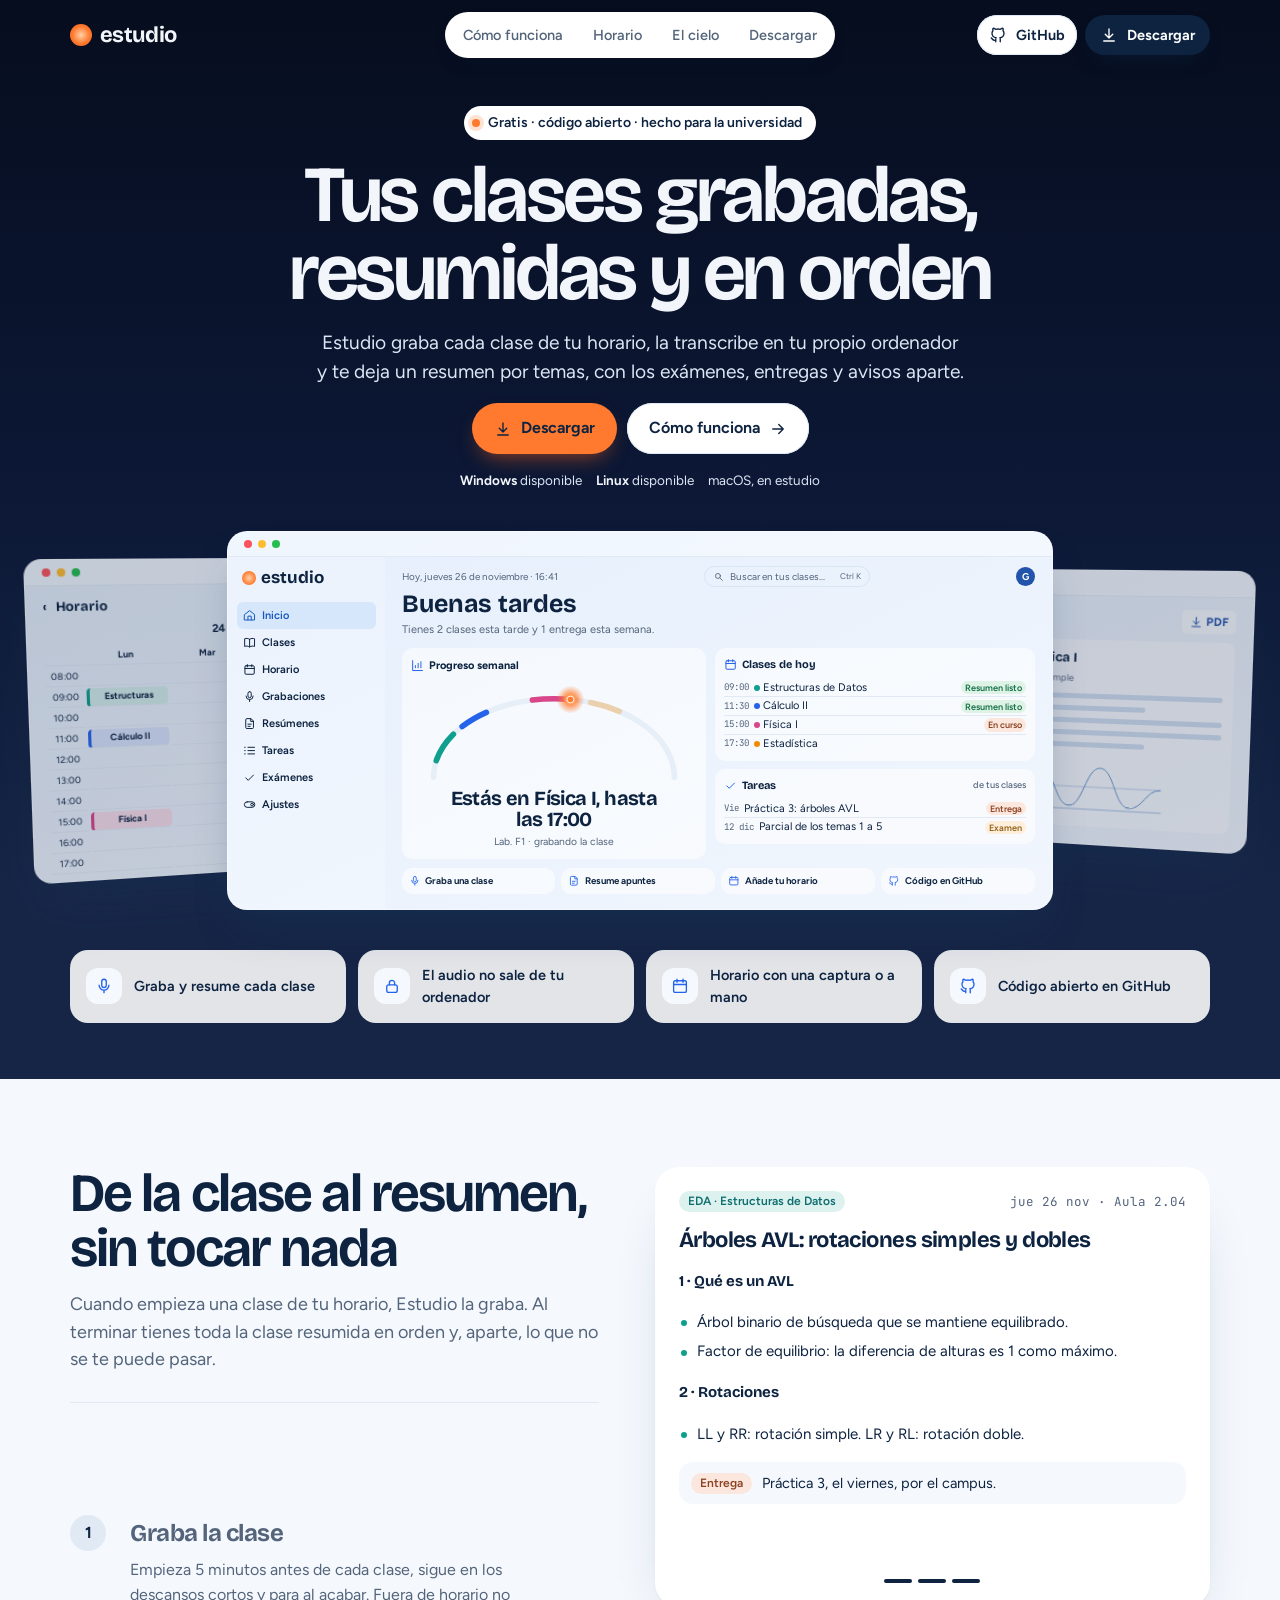
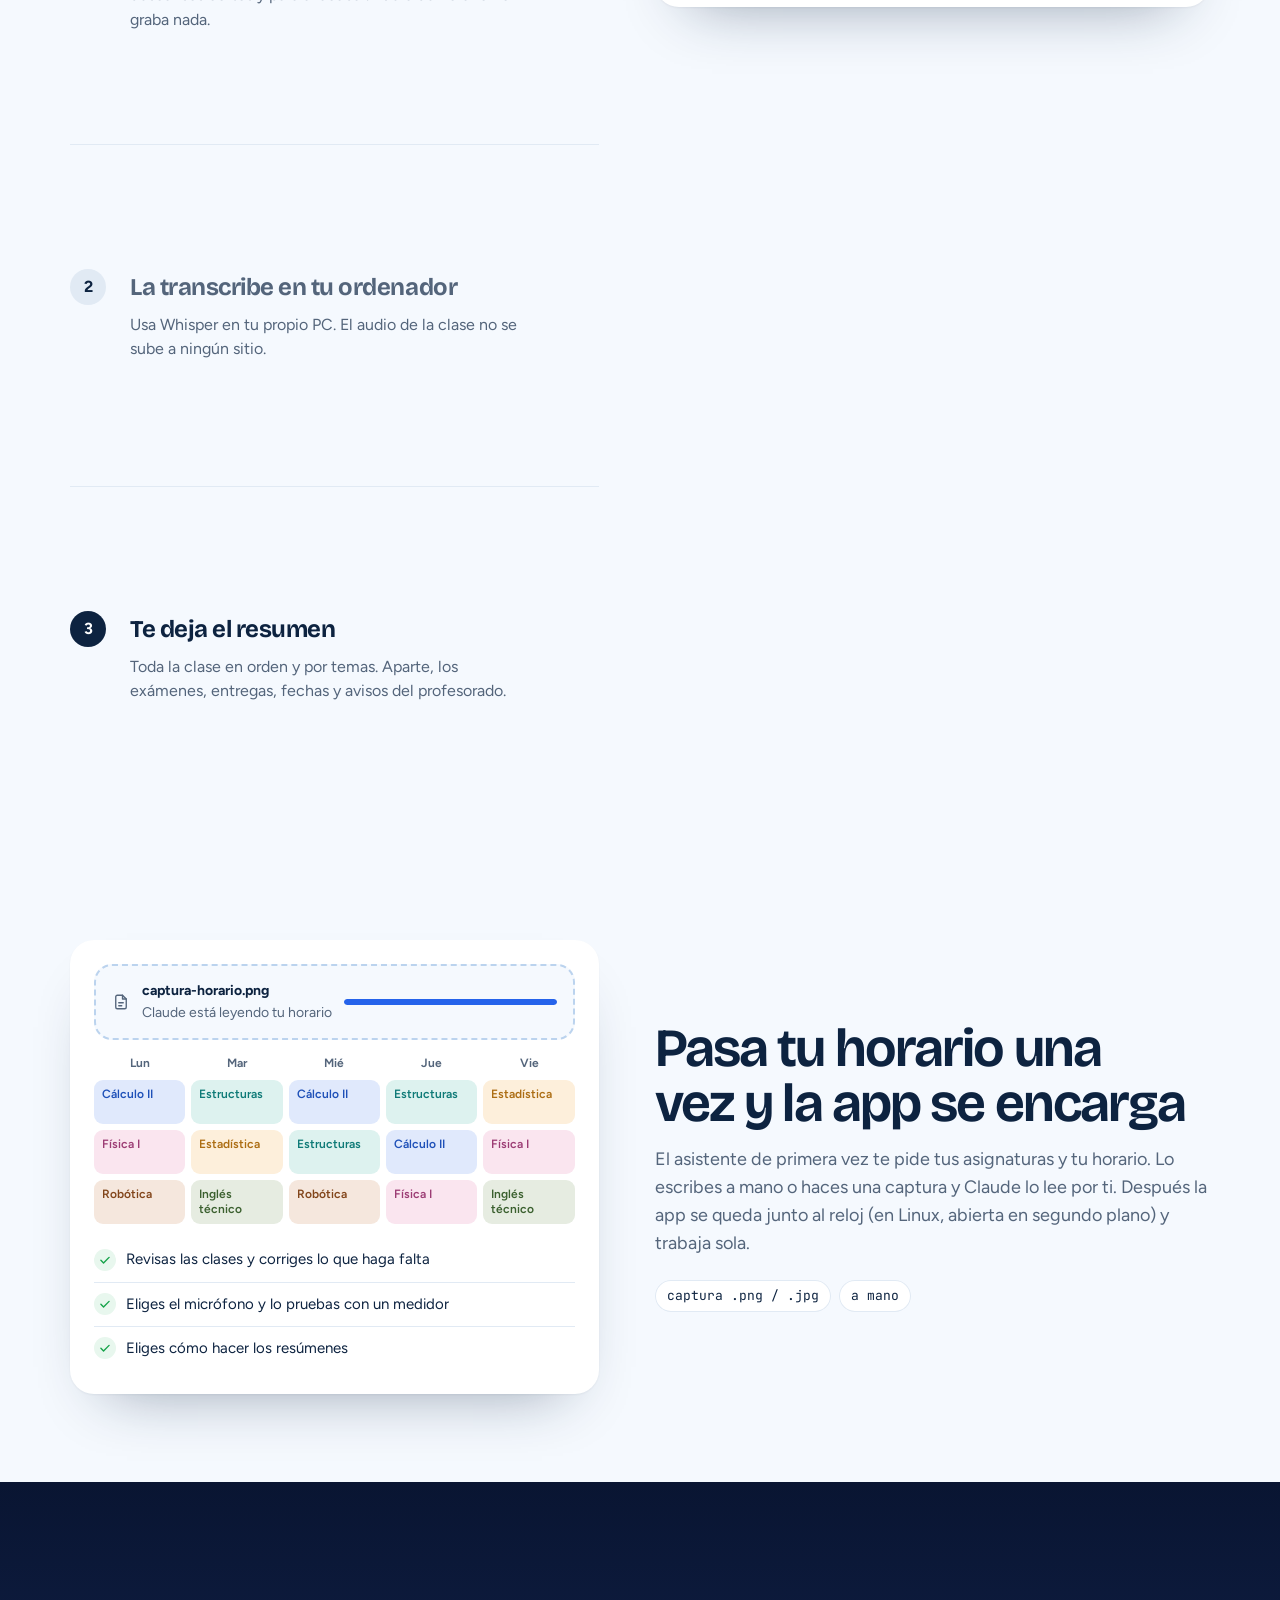
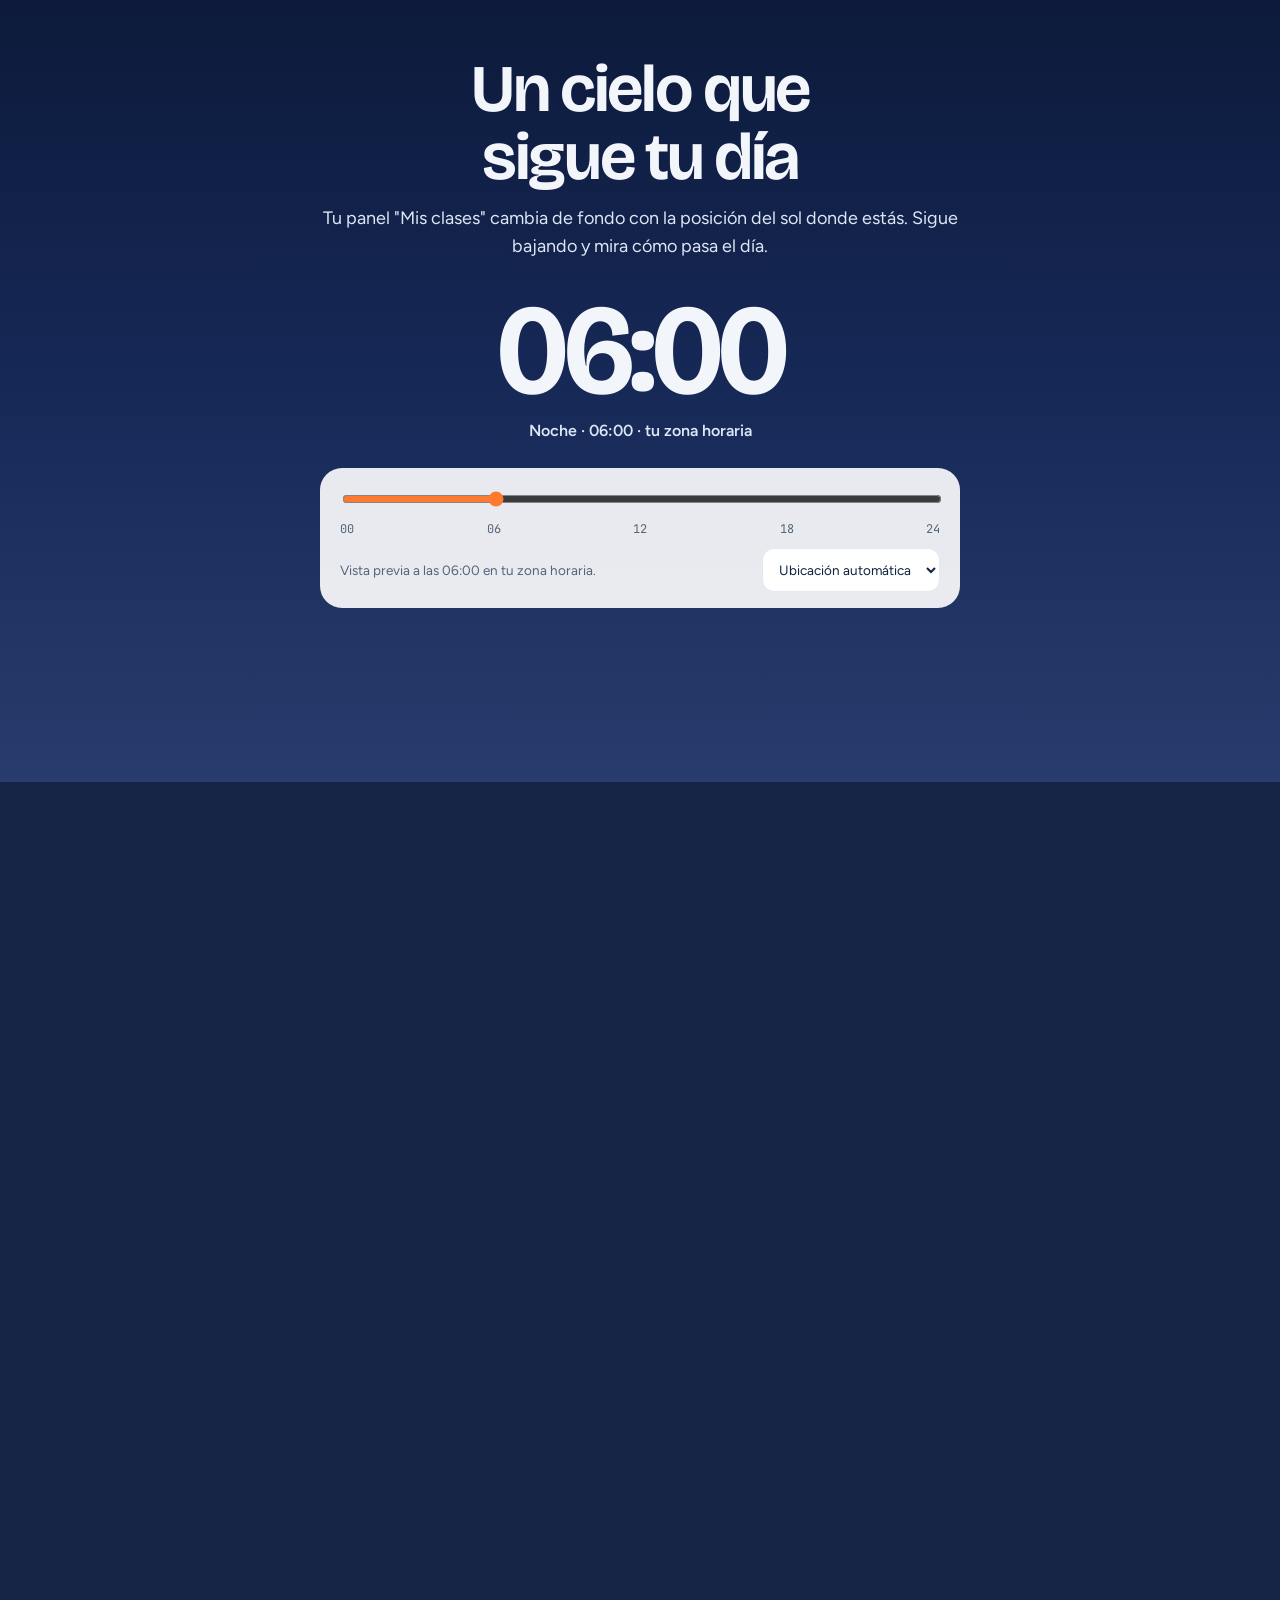
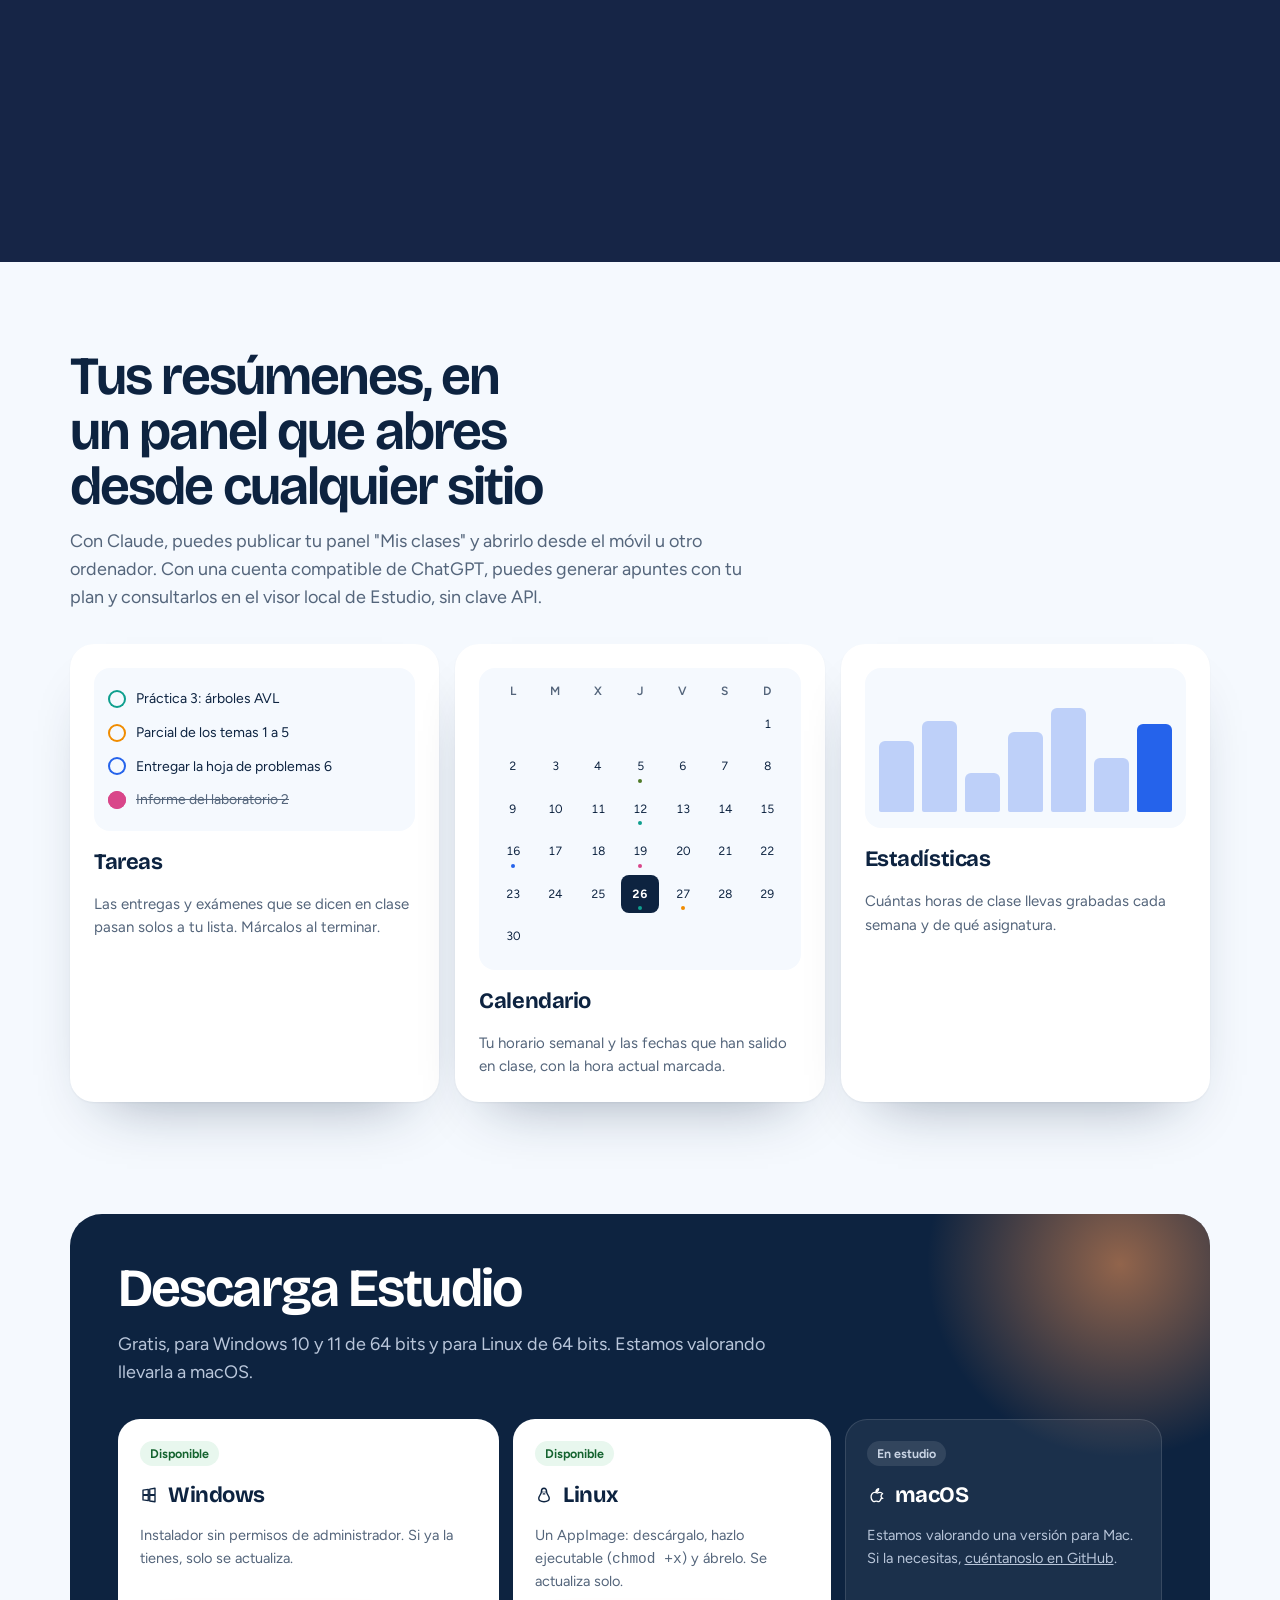
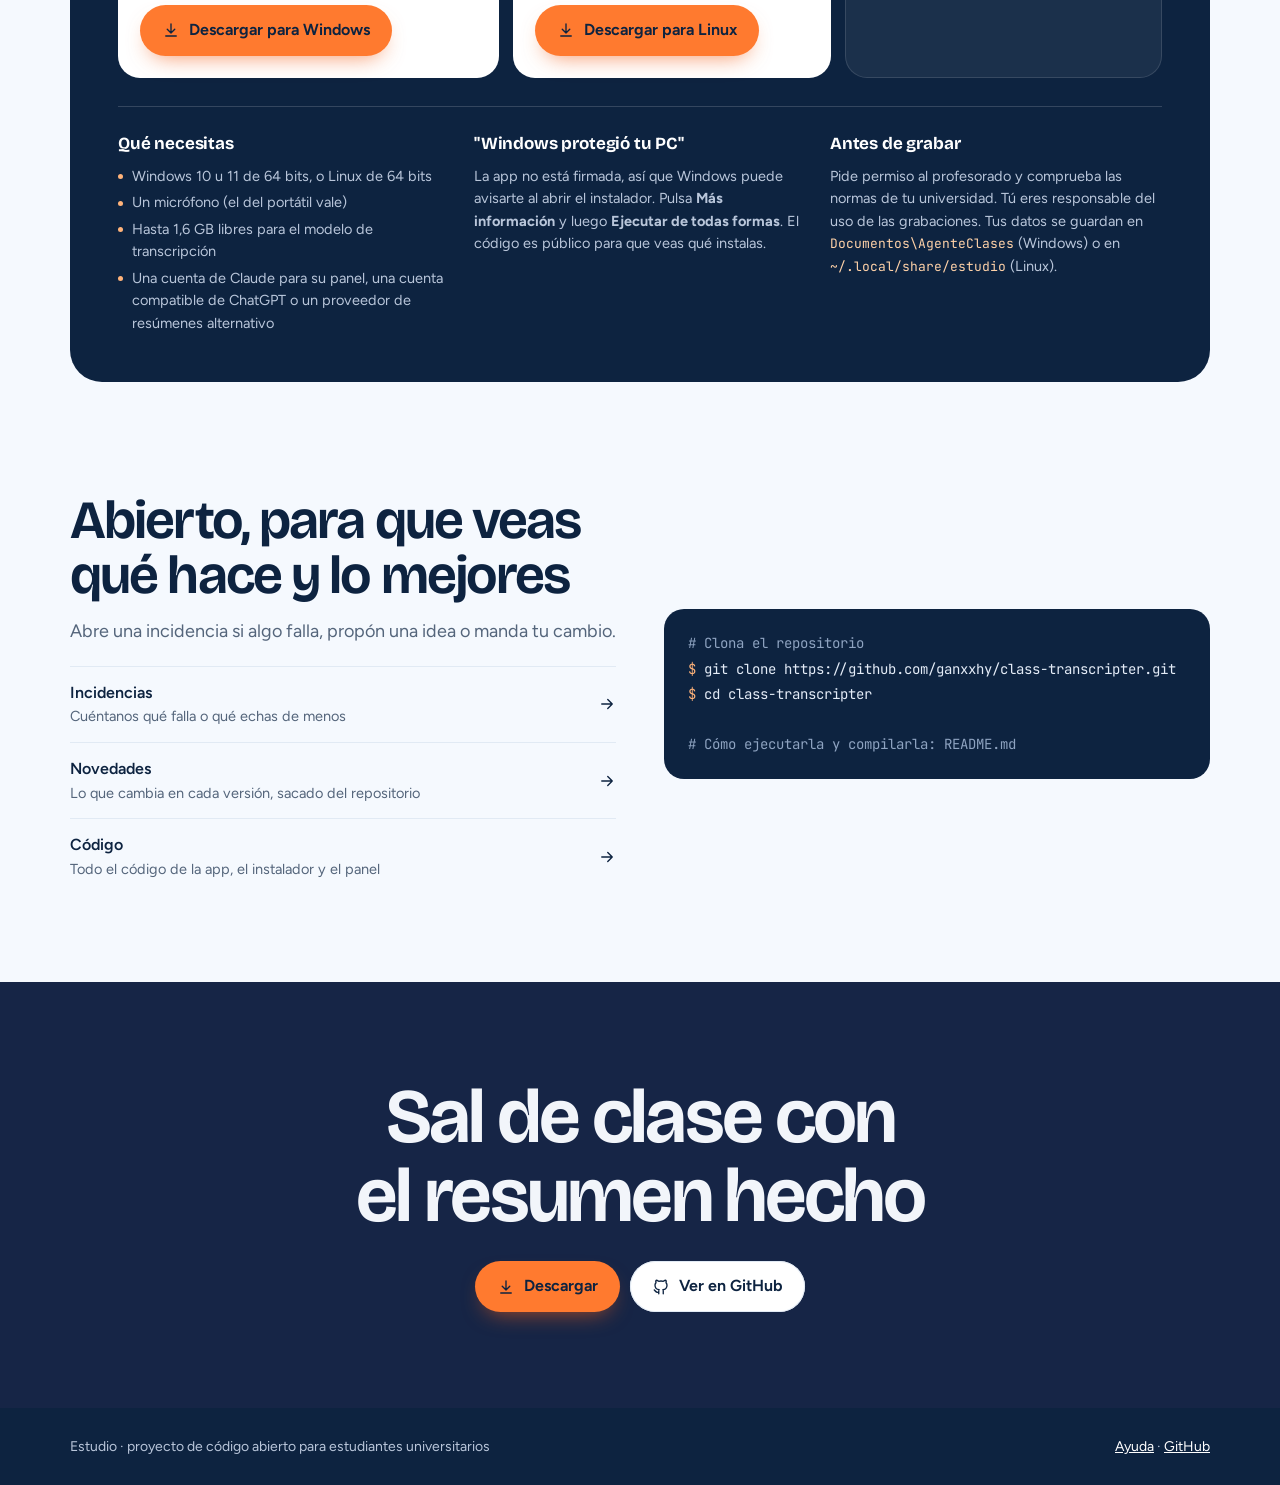
<file: docs/index.html>
<!doctype html>
<html lang="es">
<head>
<meta charset="utf-8">
<meta name="viewport" content="width=device-width, initial-scale=1, viewport-fit=cover">
<title>Estudio · tus clases grabadas y resumidas</title>
<meta name="description" content="Estudio graba tus clases según tu horario, las transcribe en tu ordenador y te deja un resumen por temas con lo importante aparte. Gratis y de código abierto, para Windows y Linux.">
<link rel="icon" href="favicon.svg" type="image/svg+xml">
<link rel="stylesheet" href="https://fonts.googleapis.com/css2?family=Bricolage+Grotesque:opsz,wght@12..96,500..750&family=Figtree:wght@400..700&family=JetBrains+Mono:wght@400;500;600&display=swap">
<style>
/* Jornada landing. The live sky is the ground of the hero, the sky chapter and the close; content chapters sit on paper.
   Scroll gives feedback in four places: progress bar + active nav, hero sun, the "cómo funciona" sticky card, the sky chapter. */
@property --bg-a{syntax:'<color>';inherits:true;initial-value:#8EC5FF}
@property --bg-b{syntax:'<color>';inherits:true;initial-value:#CFE6FF}
@property --bg-c{syntax:'<color>';inherits:true;initial-value:#F3F8FF}
:root{--ink:#0D2340;--mute:#54657B;--paper:#F5F9FE;--card:#FFFFFF;--line:#E1EAF4;--sun:#FF7A2F;--blue:#2563EB;
 --c-calc:#2563EB;--c-eda:#0E9F8E;--c-fis:#D9468A;--c-est:#F08C00;--c-ing:#4F7A28;--c-rob:#B45309;--c-web:#475569;
 --on-sky:#0D2340;--on-sky-mute:#3F5068;--stars:0;--ease:cubic-bezier(.2,.8,.2,1);
 --disp:"Bricolage Grotesque",ui-sans-serif,system-ui,sans-serif;--ui:"Figtree",ui-sans-serif,system-ui,sans-serif;--mono:"JetBrains Mono",ui-monospace,monospace;
}
*,*::before,*::after{box-sizing:border-box}
html{background:var(--bg-c)}
body{margin:0;font-family:var(--ui);font-size:16px;line-height:1.55;color:var(--ink);background:linear-gradient(180deg,var(--bg-a) 0,var(--bg-b) 55%,var(--bg-c) 100%) fixed}
body::after{content:"";position:fixed;inset:0 0 45% 0;pointer-events:none;z-index:-1;opacity:var(--stars);transition:opacity .8s;background-image:radial-gradient(1.2px 1.2px at 12% 18%,#fff 50%,transparent 51%),radial-gradient(1px 1px at 27% 8%,#fff 50%,transparent 51%),radial-gradient(1.4px 1.4px at 41% 26%,#fff 50%,transparent 51%),radial-gradient(1px 1px at 58% 12%,#fff 50%,transparent 51%),radial-gradient(1.3px 1.3px at 73% 22%,#fff 50%,transparent 51%),radial-gradient(1px 1px at 86% 6%,#fff 50%,transparent 51%),radial-gradient(1.1px 1.1px at 93% 30%,#fff 50%,transparent 51%),radial-gradient(1px 1px at 5% 38%,#fff 50%,transparent 51%),radial-gradient(1.2px 1.2px at 35% 44%,#fff 50%,transparent 51%),radial-gradient(1px 1px at 66% 40%,#fff 50%,transparent 51%)}
::selection{background:#FFD2A8;color:#0D2340}
a{color:inherit}
:focus-visible{outline:2px solid var(--blue);outline-offset:3px;border-radius:6px}
h1,h2,h3,h4,p{margin:0}
ul,ol{list-style:none;margin:0;padding:0}
button{font:inherit;color:inherit;cursor:pointer;border:0;background:none}
svg.i{width:18px;height:18px;flex:none;fill:none;stroke:currentColor;stroke-width:1.8;stroke-linecap:round;stroke-linejoin:round}
.wrap{max-width:1180px;margin:0 auto;padding-left:max(20px,env(safe-area-inset-left,0px));padding-right:max(20px,env(safe-area-inset-right,0px))}
.vh{position:absolute!important;width:1px;height:1px;overflow:hidden;clip:rect(0 0 0 0);white-space:nowrap}

/* Progress + nav */
.progress{position:fixed;top:0;left:0;right:0;height:3px;z-index:30;transform-origin:0 50%;transform:scaleX(var(--p,0));background:linear-gradient(90deg,#FFB37A,var(--sun))}
.nav{position:sticky;top:env(safe-area-inset-top,0px);z-index:20;padding-block:12px;transition:background .3s,box-shadow .3s}
.nav.solid{background:color-mix(in srgb,var(--card) 86%,transparent);backdrop-filter:saturate(1.4) blur(12px);-webkit-backdrop-filter:saturate(1.4) blur(12px);box-shadow:0 1px 0 var(--line)}
.nav .wrap{display:flex;align-items:center;gap:16px}
.brand{font-family:var(--disp);font-weight:700;font-size:22px;letter-spacing:-.03em;display:flex;align-items:center;gap:8px;text-decoration:none;color:var(--on-sky)}
.nav.solid .brand{color:var(--ink)}
.brand i{width:22px;height:22px;border-radius:50%;background:radial-gradient(circle,#FFD2A8 0,var(--sun) 55%,#F25F1A 100%)}
.links{display:flex;gap:2px;margin:0 auto;background:var(--card);border-radius:999px;padding:4px;box-shadow:0 8px 24px -14px rgba(13,35,64,.35)}
.links a{text-decoration:none;padding:8px 14px;border-radius:999px;font-weight:550;font-size:14.5px;color:var(--mute);transition:color .15s,background .2s}
.links a:hover{color:var(--ink)}
.links a.on{background:var(--ink);color:#fff}
.nav-cta{display:flex;gap:8px}
@media (width > 900px){
 .nav .wrap{display:grid;grid-template-columns:minmax(0,1fr) auto minmax(0,1fr)}
 .nav .brand{justify-self:start}
 .nav-cta{justify-self:end}
}
@media (900px < width <= 1000px){
 .nav .wrap{gap:8px}
 .nav .links a{padding-inline:8px}
}
.btn{display:inline-flex;align-items:center;justify-content:center;gap:9px;padding:13px 22px;border-radius:999px;font-weight:650;text-decoration:none;min-height:48px;white-space:nowrap;transition:transform .15s var(--ease),background .15s,box-shadow .15s}
.btn:hover{transform:translateY(-2px)}
.btn:active{transform:translateY(0) scale(.97)}
.btn.pri{background:var(--ink);color:#fff;box-shadow:0 10px 22px -12px rgba(13,35,64,.8)}
.btn.pri:hover{background:#17365F}
.btn.sun{background:var(--sun);color:var(--ink);box-shadow:0 10px 22px -10px rgba(242,95,26,.7)}
.btn.sun:hover{background:#F2671B}
.btn.sec{background:var(--card);color:var(--ink);box-shadow:inset 0 0 0 1px var(--line)}
.btn.sm{padding:8px 15px;min-height:40px;font-size:14.5px}
.btn.icon{padding:8px 12px}

/* Hero */
.hero{--hero-section-gap:40px;padding-block:36px 56px}
.hero-copy{text-align:center;display:flex;flex-direction:column;align-items:center;gap:16px;animation:rise .9s var(--ease) both}
@keyframes rise{from{transform:translateY(18px)}}
.tag{display:inline-flex;align-items:center;gap:8px;font-size:14px;font-weight:600;color:var(--ink);background:var(--card);padding:6px 14px 6px 8px;border-radius:999px}
.tag i{width:8px;height:8px;border-radius:50%;background:var(--sun);box-shadow:0 0 0 4px rgba(255,122,47,.22)}
.hero h1{font-family:var(--disp);font-weight:650;font-size:clamp(40px,6.2vw,82px);line-height:.98;letter-spacing:-.04em;max-width:15ch;text-wrap:balance;color:var(--on-sky)}
.hero p.lede{font-size:clamp(17px,1.5vw,20px);max-width:54ch;color:var(--on-sky-mute)}
.cta{display:flex;gap:10px;flex-wrap:wrap;justify-content:center}
.platforms{font-size:13.5px;color:var(--on-sky-mute);display:flex;gap:14px;flex-wrap:wrap;justify-content:center}
.platforms b{color:var(--on-sky);font-weight:650}
.stage{position:relative;max-width:1060px;margin:var(--hero-section-gap) auto 0}
.frame{background:var(--card);border-radius:28px;box-shadow:0 2px 4px rgba(13,35,64,.06),0 40px 80px -40px rgba(13,35,64,.55);overflow:hidden;animation:rise 1.1s .1s var(--ease) both}
.frame-bar{display:flex;align-items:center;gap:10px;padding:12px 18px;border-bottom:1px solid var(--line);font-size:13px;color:var(--mute)}
.frame-bar .d{width:10px;height:10px;border-radius:50%;background:var(--line)}
.frame-bar b{margin-left:8px;font-weight:600;color:var(--ink)}
.frame-bar .t{font-family:var(--mono)}
.app{display:grid;grid-template-columns:1.3fr 1fr;gap:16px;padding:20px;background:linear-gradient(180deg,#DDEEFF,#F5F9FE)}
.app-hero{background:var(--card);border-radius:20px;padding:16px 18px 18px;text-align:center}
.app-hero svg{width:100%;height:auto;display:block}
.app-hero h3{font-family:var(--disp);font-size:24px;letter-spacing:-.03em;margin-top:-12px;min-height:1.2em}
.app-hero p{color:var(--mute);font-size:13.5px}
.app-side{display:flex;flex-direction:column;gap:12px}
.mini{background:var(--card);border-radius:18px;padding:14px 16px}
.mini h4{margin:0 0 6px;font-family:var(--disp);font-size:15px;display:flex;justify-content:space-between}
.mini h4 span{font-family:var(--ui);font-weight:500;color:var(--mute);font-size:12.5px}
.row{display:grid;grid-template-columns:44px 1fr auto;gap:10px;align-items:center;padding:7px 0;border-top:1px solid var(--line);font-size:13.5px;transition:opacity .3s}
.row:first-of-type{border-top:0}
.row time{font-family:var(--mono);font-size:12px;color:var(--mute)}
.row.past{opacity:.55}
.dot{display:inline-block;width:8px;height:8px;border-radius:50%;background:var(--c);margin-right:7px}
.pill{display:inline-flex;align-items:center;padding:1px 9px;border-radius:999px;font-size:12px;font-weight:600;white-space:nowrap;background:color-mix(in srgb,var(--c,#54657B) 14%,white);color:color-mix(in srgb,var(--c,#54657B) 60%,#0D2340)}
/* Facts strip */
.facts{display:grid;grid-template-columns:repeat(4,minmax(0,1fr));gap:12px;margin-top:var(--hero-section-gap)}
.facts li{background:color-mix(in srgb,var(--card) 88%,transparent);border-radius:18px;padding:14px 16px;display:flex;gap:12px;align-items:center;font-size:14.5px;font-weight:600;color:var(--ink)}
.facts .ico{width:36px;height:36px;border-radius:12px;background:var(--paper);display:grid;place-items:center;color:var(--blue);flex:none}

/* Paper chapters */
.band{background:var(--paper);color:var(--ink);position:relative}
.chap{padding-block:88px}
.chap + .chap{padding-top:24px}
#como{scroll-margin-top:calc(56px + env(safe-area-inset-top,0px))}
#inicio,#horario,#descargar{scroll-margin-top:calc(96px + env(safe-area-inset-top,0px))}
.h2{font-family:var(--disp);font-weight:650;font-size:clamp(32px,4.2vw,54px);line-height:1.02;letter-spacing:-.035em;text-wrap:balance;max-width:20ch}
.lead{font-size:18px;color:var(--mute);max-width:56ch;margin-top:14px}
.split{display:grid;grid-template-columns:minmax(0,1fr) minmax(0,1.05fr);gap:56px;align-items:start}
.split>*,.oss>*,.dl-grid>*{min-width:0}
.card{background:var(--card);border-radius:24px;padding:24px;box-shadow:0 1px 2px rgba(13,35,64,.05),0 30px 60px -36px rgba(13,35,64,.45)}

/* Cómo funciona: sticky story */
.story-steps{margin-top:28px}
.step{min-height:38vh;display:grid;grid-template-columns:44px 1fr;gap:16px;align-content:center;padding:18px 0;border-top:1px solid var(--line);transition:color .35s}
.step:not(.on) h3{color:var(--mute)}

.step .n{width:36px;height:36px;border-radius:50%;background:var(--line);color:var(--ink);display:grid;place-items:center;font-weight:700;transition:background .3s,color .3s}
.step.on .n{background:var(--ink);color:#fff}
.step h3{font-family:var(--disp);font-size:24px;letter-spacing:-.02em}
.step p{color:var(--mute);margin-top:6px;max-width:40ch}
.sticky{position:sticky;top:96px}
.device{min-height:440px;display:flex;flex-direction:column}
.dev-head{display:flex;align-items:center;justify-content:space-between;gap:10px;margin-bottom:16px;flex-wrap:wrap}
.state{display:none;flex:1;flex-direction:column;gap:12px;animation:swap .45s var(--ease)}
.state.on{display:flex}
@keyframes swap{from{opacity:0;transform:translateY(10px)}}
.rec{display:flex;align-items:center;gap:10px;font-family:var(--mono);font-size:14px}
.rec i{width:10px;height:10px;border-radius:50%;background:#E5484D;box-shadow:0 0 0 0 rgba(229,72,77,.5);animation:ping 1.6s infinite}
@keyframes ping{70%{box-shadow:0 0 0 10px rgba(229,72,77,0)}}
.wave{display:flex;align-items:center;gap:3px;height:120px;background:var(--paper);border-radius:18px;padding:0 16px}
.wave i{flex:1;border-radius:2px;background:color-mix(in srgb,var(--c-eda) 60%,white);height:calc(var(--h)*1%);animation:pulse 1.8s ease-in-out infinite;animation-delay:calc(var(--d)*-70ms)}
@keyframes pulse{50%{transform:scaleY(.45)}}
.tx p{font-size:15px;line-height:1.6;padding:10px 14px;border-radius:14px;background:var(--paper)}
.tx mark{background:color-mix(in srgb,var(--c-eda) 22%,white);color:inherit;border-radius:4px;padding:0 3px}
.tx .who{font-family:var(--mono);font-size:12px;color:var(--mute);display:block;margin-bottom:2px}
.sum h3{font-family:var(--disp);font-size:22px;letter-spacing:-.025em;line-height:1.1}
.sum h4{margin-top:6px;font-family:var(--disp);font-size:15px}
.sum ul li{padding-left:18px;position:relative;margin-top:6px;font-size:15px}
.sum ul li::before{content:"";position:absolute;left:2px;top:.62em;width:6px;height:6px;border-radius:50%;background:var(--c-eda)}
.q{padding:11px 14px;border-radius:14px;background:var(--paper);font-size:14.5px}
.dots{display:flex;gap:6px;justify-content:center;margin-top:16px}
.dots i{width:28px;height:4px;border-radius:2px;background:var(--line);transition:background .3s}
.dots i.on{background:var(--ink)}

/* Horario */
.drop{border:2px dashed #BBD3EE;border-radius:18px;padding:14px 16px;color:var(--mute);font-size:14px;margin-bottom:14px;background:var(--paper);display:flex;align-items:center;gap:12px}
.drop b{color:var(--ink)}
.bar{flex:1;height:6px;border-radius:99px;background:var(--line);overflow:hidden;min-width:60px}
.bar i{display:block;height:100%;width:0;background:var(--blue);border-radius:99px;transition:width 1.2s var(--ease)}
.in .bar i{width:100%}
.tt{display:grid;grid-template-columns:repeat(5,minmax(0,1fr));gap:6px}
.tt div{font-size:12px;font-weight:650;color:var(--mute);text-align:center;padding-bottom:2px}
.tt span{border-radius:9px;padding:7px 8px;font-size:12px;line-height:1.2;background:color-mix(in srgb,var(--c) 14%,white);color:color-mix(in srgb,var(--c) 70%,#0D2340);font-weight:600;min-height:44px;transform:scale(.6);opacity:0;transition:transform .45s var(--ease),opacity .3s;transition-delay:calc(1.1s + var(--k)*45ms)}
.in .tt span{transform:none;opacity:1}
.in .tt span.off{opacity:.3;text-decoration:line-through;transition-delay:0s}
.opt{display:flex;justify-content:space-between;align-items:center;gap:10px;padding:11px 0;border-top:1px solid var(--line);font-size:15px}
.opt:first-child{border-top:0}
.sw{width:46px;height:28px;border-radius:999px;background:#CBD6E3;position:relative;flex:none;transition:background .15s}
.sw::after{content:"";position:absolute;top:3px;left:3px;width:22px;height:22px;border-radius:50%;background:#fff;box-shadow:0 1px 3px rgba(13,35,64,.3);transition:transform .2s var(--ease)}
.sw[aria-checked="true"]{background:var(--c)}
.sw[aria-checked="true"]::after{transform:translateX(18px)}
.formats{display:flex;gap:8px;flex-wrap:wrap;margin-top:22px}
.formats span{font-family:var(--mono);font-size:13px;padding:6px 12px;border-radius:999px;background:var(--card);box-shadow:inset 0 0 0 1px var(--line)}

/* Sky chapter (scroll-scrubbed) */
.skyrun{height:220vh;position:relative;isolation:isolate}
.skyrun::before{content:'';position:sticky;top:0;display:block;height:100vh;margin-bottom:-100vh;background:linear-gradient(180deg,var(--bg-a) 0,var(--bg-b) 55%,var(--bg-c) 100%);pointer-events:none;z-index:-1}
.skypin{position:sticky;top:0;height:100vh;display:grid;align-content:center;text-align:center;color:var(--on-sky)}
.skypin .h2{margin:0 auto;font-size:clamp(36px,5.2vw,70px);max-width:16ch;color:var(--on-sky)}
.skypin .lead{color:var(--on-sky-mute);margin-inline:auto}
.clock{font-family:var(--disp);font-weight:650;font-size:clamp(64px,10vw,140px);letter-spacing:-.05em;line-height:1;margin-top:26px;color:var(--on-sky);font-variant-numeric:tabular-nums}
.phase{font-weight:600;color:var(--on-sky-mute);margin-top:4px}
.dial{margin:24px auto 0;max-width:640px;width:100%;background:color-mix(in srgb,var(--card) 90%,transparent);border-radius:22px;padding:16px 20px;color:var(--ink);text-align:left}
.dial input{width:100%;accent-color:var(--sun);height:26px}
.ticks{display:flex;justify-content:space-between;font-family:var(--mono);font-size:12px;color:var(--mute)}
.dial .foot{display:flex;justify-content:space-between;align-items:center;gap:12px;margin-top:10px;flex-wrap:wrap;font-size:13.5px;color:var(--mute)}
.dial select{font:inherit;border:1px solid var(--line);border-radius:12px;padding:8px 12px;min-height:44px;background:#fff;color:var(--ink)}

/* Trio */
.trio{display:grid;grid-template-columns:repeat(3,minmax(0,1fr));gap:16px;margin-top:32px}
.trio .card{display:flex;flex-direction:column;gap:14px;transition:transform .2s var(--ease),box-shadow .2s}
.trio .card:hover{transform:translateY(-3px);box-shadow:0 1px 2px rgba(13,35,64,.05),0 36px 66px -34px rgba(13,35,64,.5)}
.trio h3{font-family:var(--disp);font-size:22px;letter-spacing:-.02em}
.trio p{color:var(--mute);font-size:15px}
.vis{background:var(--paper);border-radius:16px;padding:14px;min-height:160px}
.task{display:flex;gap:10px;align-items:center;padding:6px 0;font-size:14px;cursor:pointer;min-height:32px}
.task i{width:18px;height:18px;border-radius:50%;box-shadow:inset 0 0 0 2px var(--c);flex:none;transition:background .15s}
.task.done i{background:var(--c)}
.task.done span{text-decoration:line-through;color:var(--mute)}
.cal{display:grid;grid-template-columns:repeat(7,1fr);gap:4px;text-align:center;font-size:12px;font-variant-numeric:tabular-nums}
.cal b{font-weight:600;color:var(--mute)}
.cal span{aspect-ratio:1;display:grid;place-items:center;border-radius:8px;position:relative}
.cal span.today{background:var(--ink);color:#fff;font-weight:700}
.cal span.ev::after{content:"";position:absolute;bottom:3px;width:4px;height:4px;border-radius:50%;background:var(--c)}
.bars{display:flex;align-items:flex-end;gap:8px;height:130px}
.bars i{flex:1;border-radius:6px 6px 2px 2px;background:color-mix(in srgb,var(--blue) 30%,white);height:8%;transition:height .9s var(--ease);transition-delay:calc(var(--k)*70ms)}
.in .bars i{height:var(--h)}
.bars i.now{background:var(--blue)}

/* Download */
.dl{background:var(--ink);color:#E4ECF7;border-radius:32px;padding:48px;position:relative;overflow:hidden}
.dl::before{content:"";position:absolute;right:-120px;top:-160px;width:420px;height:420px;border-radius:50%;background:radial-gradient(circle,rgba(255,154,85,.55),rgba(255,122,47,0) 65%)}
.dl .h2{color:#fff;position:relative}
.dl .lead{color:#B9C6DA;position:relative}
.dl-grid{display:grid;grid-template-columns:1.2fr 1fr 1fr;gap:14px;margin-top:32px;position:relative}
.os{border-radius:22px;padding:22px;background:rgba(255,255,255,.06);box-shadow:inset 0 0 0 1px rgba(255,255,255,.12);display:flex;flex-direction:column;gap:12px}
.os.ready{background:#fff;color:var(--ink)}
.os h3{font-family:var(--disp);font-size:22px;letter-spacing:-.02em;display:flex;align-items:center;gap:10px;color:#fff}
.os.ready h3{color:var(--ink)}
.os p{font-size:14.5px;color:#B9C6DA}
.os.ready p{color:var(--mute)}
.os .st{font-size:12.5px;font-weight:650;padding:3px 10px;border-radius:999px;align-self:flex-start}
.os.ready .st{background:#E8F7EE;color:#14632F}
.os .st.soon{background:rgba(255,179,122,.16);color:#FFC59A}
.os .st.maybe{background:rgba(255,255,255,.1);color:#C9D4E4}
.os .btn{margin-top:auto;align-self:flex-start}

/* Open source */
.oss{display:grid;grid-template-columns:minmax(0,1fr) minmax(0,1fr);gap:48px;align-items:center}
pre{margin:0;background:#0D2340;color:#E4ECF7;border-radius:20px;padding:22px 24px;font-family:var(--mono);font-size:14px;line-height:1.8;overflow-x:auto}
pre .c{color:#8EA3C0}pre .p{color:#FFB37A}
.links-list{margin-top:20px}
.links-list a{display:flex;justify-content:space-between;align-items:center;gap:12px;padding:14px 0;border-top:1px solid var(--line);text-decoration:none;font-weight:600}
.links-list a:hover{color:var(--blue)}
.links-list a svg{transition:transform .2s}
.links-list a:hover svg{transform:translateX(3px)}
.links-list small{display:block;font-weight:400;color:var(--mute);font-size:14.5px}

/* Installation and recording information */
.notes{display:grid;grid-template-columns:repeat(3,minmax(0,1fr));gap:24px;margin-top:28px;padding-top:24px;border-top:1px solid rgba(255,255,255,.16);position:relative}
.note{font-size:14.5px;color:#B9C6DA}
.note h3{margin:0 0 8px;color:#fff;font-family:var(--disp);font-size:17px;letter-spacing:-.01em}
.note li{padding-left:14px;position:relative;margin-top:4px}
.note li::before{content:"";position:absolute;left:0;top:.65em;width:5px;height:5px;border-radius:50%;background:#FFB37A}
.note code{font-family:var(--mono);font-size:13px;color:#FFD2A8;overflow-wrap:anywhere}
.ver{font-family:var(--mono);font-size:12.5px;color:var(--mute)}
.hl{display:flex;flex-direction:column;gap:8px;margin-top:4px}
.hl div{display:flex;gap:10px;align-items:flex-start;font-size:14.5px;padding:10px 12px;border-radius:14px;background:var(--paper)}
.hl .pill{margin-top:1px}
.chk-list li{display:flex;gap:10px;align-items:center;padding:10px 0;border-top:1px solid var(--line);font-size:15px}
.chk-list li:first-child{border-top:0}
.chk-list .ok{width:22px;height:22px;border-radius:50%;background:#E8F7EE;color:#16A34A;display:grid;place-items:center;flex:none}
.chk-list .ok svg{width:14px;height:14px;stroke-width:2.4}

/* Close + footer */
.close{text-align:center;padding-block:96px;color:var(--on-sky)}
.close .h2{margin:0 auto 26px;font-size:clamp(40px,6vw,78px);max-width:14ch;color:var(--on-sky)}
footer{background:var(--ink);color:#B9C6DA;font-size:14px;padding-block:28px}
footer .wrap{display:flex;justify-content:space-between;gap:16px;flex-wrap:wrap}
footer a{color:#fff}

@media (max-width:900px){
 .notes{grid-template-columns:minmax(0,1fr);gap:20px}
 .note + .note{padding-top:20px;border-top:1px solid rgba(255,255,255,.16)}
}
@media (max-width:900px){
 .links{display:none}
 .nav-cta{margin-left:auto}
 .nav-cta .lbl{display:none}
 .app,.split,.oss{grid-template-columns:minmax(0,1fr)}
 .app-side{display:none}
 .facts{grid-template-columns:1fr 1fr}
 .facts li{font-size:13.5px;padding:12px}
 .trio,.dl-grid{grid-template-columns:minmax(0,1fr)}
 .split{gap:28px}
 .cta .btn{flex:1 1 100%}
 .chap{padding-block:64px}
 .step{min-height:auto;padding:16px 0}
 .sticky{position:static}
 .device{min-height:0}
 .skyrun{height:170vh}
 #descargar{scroll-margin-top:calc(60px + env(safe-area-inset-top,0px))}
 .dl{padding:24px 14px;border-radius:24px}
 .dl-grid{margin-top:24px}
 .os{padding:16px}
 .os .btn{width:100%;padding-inline:12px;white-space:normal;text-align:center}
 .os .ver:not(:empty){display:block;margin-top:4px}
 .tt{gap:4px}.tt span{font-size:0;padding:6px 4px;min-height:34px;display:grid;place-items:center}.tt span::before{content:attr(data-c);font-family:var(--mono);font-size:11px}
 .card{padding:18px}
}
@media (prefers-reduced-motion:reduce){
 *,*::before,*::after{animation:none!important;transition:none!important}
 .tt span{transform:none;opacity:1}.bars i{height:var(--h)}
 .skyrun{height:auto}.skypin{position:static;height:auto;padding-block:96px}
 .skyrun::before{position:absolute;inset:0;height:auto;margin:0}
}

/* Layered desktop previews from the landing reference */
@media (width > 840px){
.hero .stage{isolation:isolate;container-type:inline-size;max-width:1140px}
.hero .frame,.hero .show-wing{border:1px solid #ffffff85;background:linear-gradient(155deg,#e5effc,#f1f6fd);box-shadow:0 24px 44px -19px #16385e80}
.hero .frame{position:relative;z-index:1;width:67%;margin-inline:auto;border-radius:20px}
.hero .frame-bar{background:#ffffff65;padding:8px 16px;gap:6px}
.hero .frame-bar .d{width:8px;height:8px;background:#fb535c}
.hero .frame-bar .d:nth-child(2){background:#ffbd31}
.hero .frame-bar .d:nth-child(3){background:#26bd51}
.hero .desktop{display:grid;grid-template-columns:19% minmax(0,1fr);font-size:clamp(10px,1.02cqw,11px)}
.hero .desktop svg.i,.hero .show-wing svg.i{width:1.2em;height:1.2em}
.hero .sidebar{background:#ffffff37;padding:10px 9px}
.hero .show-brand{display:flex;align-items:center;gap:5px;font:700 clamp(14px,1.45cqw,17px) var(--disp);margin:0 5px 14px}
.hero .show-brand i{width:14px;height:14px;border-radius:50%;background:radial-gradient(circle,#ffd2a8,var(--sun) 68%);flex:none}
.hero .sidebar li{display:flex;align-items:center;gap:6px;padding:5px 6px;border-radius:6px;font-weight:600}
.hero .sidebar .active{color:#1658bd;background:#d6e7fb}
.hero .dashboard{padding:9px clamp(9px,1.5cqw,17px) 15px;min-width:0}
.hero .desk-top{display:flex;align-items:center;justify-content:space-between;gap:8px;color:var(--mute);font-size:.9em}
.hero .desk-search{display:flex;align-items:center;gap:5px;padding:2px 8px;border:1px solid #d8e5f3;border-radius:20px}
.hero .desk-search small{margin-left:10px}
.hero .desk-avatar{border-radius:50%;background:#2354ac;color:#fff;padding:2px 6px}
.hero .dashboard h2{font:700 clamp(19px,2.3cqw,25px)/1.05 var(--disp);margin-top:4px}
.hero .desk-sub{color:var(--mute);margin:3px 0 10px}
.hero .app{padding:0;grid-template-columns:minmax(0,1fr) minmax(0,1.05fr);gap:9px;background:none}
.hero .app-hero,.hero .mini,.hero .quick span{background:#ffffff95;border-radius:11px}
.hero .app-hero{padding:9px}
.hero .app-hero h4,.hero .mini h4{display:flex;align-items:center;gap:5px;justify-content:flex-start;text-align:left;font-size:inherit}
.hero .mini h4 span{margin-left:auto;font-size:.85em}
.hero .app h4 svg,.hero .quick svg{color:var(--blue)}
.hero .app-hero svg[data-hero-arc]{margin:8px auto 0;max-width:280px}
.hero .app-hero h3{margin:0 auto;max-width:18ch;font-size:clamp(14px,1.8cqw,20px);line-height:1.06}
.hero .app-hero p{font-size:.94em;margin-top:4px}
.hero .app-side{display:flex;gap:8px}
.hero .mini{padding:8px 9px}
.hero .row{grid-template-columns:auto minmax(0,1fr) auto;gap:5px;padding:2px 0;font-size:inherit;line-height:1.25}
.hero .row time,.hero .row .pill{font-size:.83em}
.hero .row .pill{padding-inline:4px}
.hero .row .dot{width:6px;height:6px;margin-right:3px}
.hero .quick{display:grid;grid-template-columns:repeat(4,minmax(0,1fr));gap:6px;margin-top:9px}
.hero .quick span{display:flex;align-items:center;gap:5px;padding:7px;font-size:.88em;font-weight:650;line-height:1.2}
.hero .show-wing{position:absolute;width:38%;max-height:82%;overflow:hidden;border-radius:17px;pointer-events:none;font-size:clamp(10px,1.02cqw,11px)}
.hero .show-left{left:1%;top:10%;transform:perspective(900px) rotateY(10deg) rotate(-2deg)}
.hero .show-right{right:1%;top:13%;transform:perspective(900px) rotateY(-10deg) rotate(2deg)}
.hero .wing-body{padding:12px 16px 17px}
.hero .wing-body h3{font:700 1.18em var(--disp)}
.hero .week-title{margin:7px 0;text-align:center;font-weight:700}
.hero .week{display:grid;grid-template-columns:36px repeat(5,minmax(0,1fr));gap:2px;text-align:center;font-size:.82em}
.hero .week>*{min-height:18px;padding:1px;border-bottom:1px solid var(--line)}
.hero .week .lesson{border-radius:4px;background:color-mix(in srgb,var(--c) 18%,white);color:var(--ink);border-left:3px solid var(--c);font-weight:700;overflow-wrap:anywhere}
.hero .show-right .wing-body{padding-left:36%;min-height:230px}
.hero .report-top{display:flex;align-items:center;justify-content:space-between;gap:5px}
.hero .report-top b{display:flex;align-items:center;gap:3px;background:#fff9;padding:3px 7px;border-radius:5px;color:#2354ac}
.hero .report-page{background:#fff8;padding:10px;border-radius:8px;margin-top:8px}
.hero .report-page p{font-size:.85em;color:var(--mute);margin:5px 0}
.hero .report-line{display:block;height:5px;background:#cfdef0;border-radius:4px;margin:7px 0}
.hero .report-line.short{width:72%}
.hero .report-page .report-graph{display:block;width:100%;height:58px;margin-top:10px;color:#6b9acc}
@media(min-width:1200px){
 .hero .stage{width:min(calc(100vw - 48px),1480px);max-width:none;margin-inline:0;left:50%;transform:translateX(-50%)}
 .hero .show-wing{opacity:.8}
 .hero .show-left{top:7%}
 .hero .show-right{top:10%}
}
@keyframes preview-float{
 50%{translate:0 -8px}
}
@media (prefers-reduced-motion:no-preference){
 .hero .frame{animation:rise 1.1s .1s var(--ease) both,preview-float 8s ease-in-out 1.2s infinite}
 .hero .show-left{animation:preview-float 9s ease-in-out -2s infinite}
 .hero .show-right{animation:preview-float 10s ease-in-out -5s infinite}
}
@media(max-width:1050px){.hero .frame{width:76%}}
}
.stage-mobile{display:none}
@media(max-width:840px){
 .stage-desktop{display:none}
 .stage-mobile{display:block}
}
</style>
</head>
<body>
<div class="progress" id="progress" aria-hidden="true"></div>
<header class="nav" id="nav">
  <div class="wrap">
    <a class="brand" href="#inicio"><i></i>estudio</a>
    <nav class="links" aria-label="Secciones">
      <a href="#como">Cómo funciona</a><a href="#horario">Horario</a><a href="#cielo">El cielo</a><a href="#descargar">Descargar</a>
    </nav>
    <div class="nav-cta">
      <a class="btn sec sm icon" href="https://github.com/ganxxhy/class-transcripter" aria-label="Código en GitHub"><i data-i="gh"></i><span class="lbl">GitHub</span></a>
      <a class="btn pri sm" href="#descargar"><i data-i="down"></i>Descargar</a>
    </div>
  </div>
</header>

<main>
  <section class="hero wrap" id="inicio" aria-label="Presentación">
    <div class="hero-copy">
      <span class="tag"><i></i>Gratis · código abierto · hecho para la universidad</span>
      <h1>Tus clases grabadas, resumidas y en orden</h1>
      <p class="lede">Estudio graba cada clase de tu horario, la transcribe en tu propio ordenador y te deja un resumen por temas, con los exámenes, entregas y avisos aparte.</p>
      <div class="cta"><a class="btn sun" href="#descargar"><i data-i="down"></i>Descargar</a><a class="btn sec" href="#como">Cómo funciona<i data-i="arrow"></i></a></div>
      <p class="platforms"><span><b>Windows</b> disponible</span><span><b>Linux</b> disponible</span><span>macOS, en estudio</span></p>
    </div>
    <div class="stage stage-desktop">
      <div class="show-wing show-left" aria-hidden="true">
        <div class="frame-bar"><span class="d"></span><span class="d"></span><span class="d"></span></div>
        <div class="wing-body">
          <h3>‹ &nbsp; Horario</h3>
          <p class="week-title">24 – 30 de noviembre</p>
          <div class="week">
              <b></b><b>Lun</b><b>Mar</b><b>Mié</b><b>Jue</b><b>Vie</b>
              <time>08:00</time><span></span><span></span><span></span><span></span><span></span>
              <time>09:00</time><span class="lesson" style="--c:var(--c-eda)">Estructuras</span><span></span><span></span><span></span><span></span>
              <time>10:00</time><span></span><span></span><span></span><span class="lesson" style="--c:var(--c-eda)">EDA</span><span></span>
              <time>11:00</time><span class="lesson" style="--c:var(--c-calc)">Cálculo II</span><span></span><span></span><span></span><span></span>
              <time>12:00</time><span></span><span></span><span></span><span></span><span></span>
              <time>13:00</time><span></span><span></span><span></span><span></span><span class="lesson" style="--c:var(--c-calc)">Cálculo II</span>
              <time>14:00</time><span></span><span></span><span></span><span></span><span></span>
              <time>15:00</time><span class="lesson" style="--c:var(--c-fis)">Física I</span><span></span><span></span><span></span><span></span>
              <time>16:00</time><span></span><span></span><span></span><span></span><span></span>
              <time>17:00</time><span></span><span></span><span></span><span></span><span></span>
          </div>
        </div>
      </div>
      <div class="show-wing show-right" aria-hidden="true">
        <div class="frame-bar"><span class="d"></span><span class="d"></span><span class="d"></span></div>
        <div class="wing-body">
          <div class="report-top"><strong>Resúmenes</strong><b><i data-i="down"></i>PDF</b></div>
          <div class="report-page">
            <h3>Resumen — Física I</h3>
            <p>Movimiento armónico simple</p>
            <span class="report-line"></span><span class="report-line short"></span>
            <span class="report-line"></span><span class="report-line"></span>
            <span class="report-line short"></span>
            <svg class="report-graph" viewBox="0 0 160 58" fill="none" stroke="currentColor">
              <path d="M10 5v46h146" opacity=".6"/>
              <path d="M10 29h146" opacity=".4"/>
              <path d="M10 29c12 0 14-19 27-19s15 38 29 38 16-38 30-38 15 38 29 38 16-19 30-19"/>
            </svg>
          </div>
        </div>
      </div>
      <div class="frame" aria-hidden="true">
        <div class="frame-bar"><span class="d"></span><span class="d"></span><span class="d"></span></div>
        <div class="desktop">
          <aside class="sidebar">
            <b class="show-brand"><i></i>estudio</b>
            <ul>
              <li class="active"><i data-i="home"></i>Inicio</li>
              <li><i data-i="book"></i>Clases</li>
              <li><i data-i="cal"></i>Horario</li>
              <li><i data-i="mic"></i>Grabaciones</li>
              <li><i data-i="doc"></i>Resúmenes</li>
              <li><i data-i="list"></i>Tareas</li>
              <li><i data-i="check"></i>Exámenes</li>
              <li><i data-i="toggle"></i>Ajustes</li>
            </ul>
          </aside>
          <div class="dashboard">
            <div class="desk-top"><span>Hoy, jueves 26 de noviembre · <span data-hero-time>16:42</span></span><span class="desk-search"><i data-i="search"></i>Buscar en tus clases… <small>Ctrl K</small></span><b class="desk-avatar">G</b></div>
            <h2>Buenas tardes</h2>
            <p class="desk-sub">Tienes 2 clases esta tarde y 1 entrega esta semana.</p>
            <div class="app">
              <div class="app-hero">
                <h4><i data-i="chart"></i>Progreso semanal</h4>
                <svg viewBox="0 0 1000 380" data-hero-arc></svg>
                <h3 data-hero-title>Estás en Física I, hasta las 17:00</h3>
                <p data-hero-sub>Lab. F1 · grabando la clase</p>
              </div>
              <div class="app-side">
                <div class="mini"><h4><i data-i="cal"></i>Clases de hoy</h4>
                  <div class="row" data-end="11" style="--c:var(--c-eda)"><time>09:00</time><span><i class="dot"></i>Estructuras de Datos</span><span class="pill" style="--c:#16A34A">Resumen listo</span></div>
                  <div class="row" data-end="13" style="--c:var(--c-calc)"><time>11:30</time><span><i class="dot"></i>Cálculo II</span><span class="pill" style="--c:#16A34A">Resumen listo</span></div>
                  <div class="row" data-end="17" style="--c:var(--c-fis)"><time>15:00</time><span><i class="dot"></i>Física I</span><span class="pill" id="st-fis">En curso</span></div>
                  <div class="row" data-end="19" style="--c:var(--c-est)"><time>17:30</time><span><i class="dot"></i>Estadística</span><span class="pill" id="st-est" style="visibility:hidden">—</span></div>
                </div>
                <div class="mini"><h4><i data-i="check"></i>Tareas <span>de tus clases</span></h4>
                  <div class="row" style="--c:var(--c-eda)"><time>Vie</time><span>Práctica 3: árboles AVL</span><span class="pill" style="--c:#E0560F">Entrega</span></div>
                  <div class="row" style="--c:var(--c-est)"><time>12 dic</time><span>Parcial de los temas 1 a 5</span><span class="pill" style="--c:var(--c-est)">Examen</span></div>
                </div>
              </div>
            </div>
            <div class="quick">
              <span><i data-i="mic"></i>Graba una clase</span>
              <span><i data-i="doc"></i>Resume apuntes</span>
              <span><i data-i="cal"></i>Añade tu horario</span>
              <span><i data-i="gh"></i>Código en GitHub</span>
            </div>
          </div>
        </div>
      </div>
    </div>
    <div class="stage stage-mobile">
      <div class="frame" aria-hidden="true">
        <div class="frame-bar"><span class="d"></span><span class="d"></span><span class="d"></span><b>estudio</b>· Hoy, jueves 26 de noviembre · <span class="t" data-hero-time>16:42</span></div>
        <div class="app">
          <div class="app-hero"><svg viewBox="0 0 1000 380" data-hero-arc></svg><h3 data-hero-title>Estás en Física I, hasta las 17:00</h3><p data-hero-sub>Lab. F1 · grabando la clase</p></div>
        </div>
      </div>
    </div>
    <ul class="facts">
      <li><span class="ico"><i data-i="mic"></i></span>Graba y resume cada clase</li>
      <li><span class="ico"><i data-i="lock"></i></span>El audio no sale de tu ordenador</li>
      <li><span class="ico"><i data-i="cal"></i></span>Horario con una captura o a mano</li>
      <li><span class="ico"><i data-i="gh"></i></span>Código abierto en GitHub</li>
    </ul>
  </section>

  <div class="band">
    <section class="chap wrap" id="como" aria-labelledby="como-h">
      <div class="split">
        <div>
          <h2 class="h2" id="como-h">De la clase al resumen, sin tocar nada</h2>
          <p class="lead">Cuando empieza una clase de tu horario, Estudio la graba. Al terminar tienes toda la clase resumida en orden y, aparte, lo que no se te puede pasar.</p>
          <ol class="story-steps">
            <li class="step on" data-step="0"><span class="n">1</span><div><h3>Graba la clase</h3><p>Empieza 5 minutos antes de cada clase, sigue en los descansos cortos y para al acabar. Fuera de horario no graba nada.</p></div></li>
            <li class="step" data-step="1"><span class="n">2</span><div><h3>La transcribe en tu ordenador</h3><p>Usa Whisper en tu propio PC. El audio de la clase no se sube a ningún sitio.</p></div></li>
            <li class="step" data-step="2"><span class="n">3</span><div><h3>Te deja el resumen</h3><p>Toda la clase en orden y por temas. Aparte, los exámenes, entregas, fechas y avisos del profesorado.</p></div></li>
          </ol>
        </div>
        <div class="sticky">
          <article class="card device" aria-live="polite" aria-label="Ejemplo: de la grabación al resumen">
            <div class="dev-head"><span class="pill" style="--c:var(--c-eda)">EDA · Estructuras de Datos</span><span style="font-family:var(--mono);font-size:12.5px;color:var(--mute)">jue 26 nov · Aula 2.04</span></div>
            <div class="state on" data-state="0">
              <div class="rec"><i></i>Grabando · <span id="rec-time">00:42:13</span></div>
              <div class="wave" id="wave" aria-hidden="true"></div>
              <p class="q">La grabación queda guardada con su asignatura y su hora, en tu carpeta <span style="font-family:var(--mono);font-size:13px">Documentos\AgenteClases</span>.</p>
            </div>
            <div class="state tx" data-state="1">
              <p><span class="who">00:41:02</span>Un árbol <mark>AVL</mark> es un árbol binario de búsqueda que se mantiene <mark>equilibrado</mark>.</p>
              <p><span class="who">00:41:30</span>En cada nodo, la diferencia de alturas entre subárboles no puede pasar de uno: es el <mark>factor de equilibrio</mark>.</p>
              <p><span class="who">00:42:05</span>Si al insertar se rompe, hacemos una <mark>rotación</mark>: simple en los casos LL y RR, doble en LR y RL.</p>
              <p><span class="who">00:43:40</span>Y ojo, que <mark>la práctica 3 se entrega el viernes</mark> por el campus.</p>
            </div>
            <div class="state sum" data-state="2">
              <h3>Árboles AVL: rotaciones simples y dobles</h3>
              <h4>1 · Qué es un AVL</h4>
              <ul><li>Árbol binario de búsqueda que se mantiene equilibrado.</li><li>Factor de equilibrio: la diferencia de alturas es 1 como máximo.</li></ul>
              <h4>2 · Rotaciones</h4>
              <ul><li>LL y RR: rotación simple. LR y RL: rotación doble.</li></ul>
              <div class="hl"><div><span class="pill" style="--c:#E0560F">Entrega</span><span>Práctica 3, el viernes, por el campus.</span></div></div>
            </div>
            <div class="dots" aria-hidden="true"><i class="on"></i><i></i><i></i></div>
          </article>
        </div>
      </div>
    </section>

    <section class="chap wrap" id="horario" aria-labelledby="horario-h">
      <div class="split" style="align-items:center">
        <div class="card" id="ttcard" aria-label="Ejemplo de horario subido">
          <div class="drop"><i data-i="doc"></i><span><b>captura-horario.png</b><br>Claude está leyendo tu horario</span><span class="bar"><i></i></span></div>
          <div class="tt" id="tt"></div>
          <ul class="chk-list" style="margin-top:14px">
            <li><span class="ok"><i data-i="check"></i></span>Revisas las clases y corriges lo que haga falta</li>
            <li><span class="ok"><i data-i="check"></i></span>Eliges el micrófono y lo pruebas con un medidor</li>
            <li><span class="ok"><i data-i="check"></i></span>Eliges cómo hacer los resúmenes</li>
          </ul>
        </div>
        <div>
          <h2 class="h2" id="horario-h">Pasa tu horario una vez y la app se encarga</h2>
          <p class="lead">El asistente de primera vez te pide tus asignaturas y tu horario. Lo escribes a mano o haces una captura y Claude lo lee por ti. Después la app se queda junto al reloj (en Linux, abierta en segundo plano) y trabaja sola.</p>
          <div class="formats"><span>captura .png / .jpg</span><span>a mano</span></div>
        </div>
      </div>
    </section>
  </div>

  <section class="skyrun" id="cielo" aria-labelledby="cielo-h">
    <div class="skypin wrap">
      <h2 class="h2" id="cielo-h">Un cielo que sigue tu día</h2>
      <p class="lead">Tu panel "Mis clases" cambia de fondo con la posición del sol donde estás. Sigue bajando y mira cómo pasa el día.</p>
      <div class="clock" id="sky-clock">--:--</div>
      <p class="phase" data-sky-label></p>
      <div class="dial">
        <label for="sky-range" class="vh">Hora del día</label>
        <input type="range" id="sky-range" data-sky-range min="0" max="23.99" step="0.25">
        <div class="ticks"><span>00</span><span>06</span><span>12</span><span>18</span><span>24</span></div>
        <div class="foot"><span data-sky-how></span><select id="sky-city" aria-label="Ubicación"></select></div>
      </div>
    </div>
  </section>

  <div class="band">
    <section class="chap wrap" id="resto" aria-labelledby="resto-h">
      <h2 class="h2" id="resto-h">Tus resúmenes, en un panel que abres desde cualquier sitio</h2>
      <p class="lead">Con Claude, puedes publicar tu panel "Mis clases" y abrirlo desde el móvil u otro ordenador. Con una cuenta compatible de ChatGPT, puedes generar apuntes con tu plan y consultarlos en el visor local de Estudio, sin clave API.</p>
      <div class="trio">
        <article class="card"><div class="vis">
          <div class="task" role="checkbox" tabindex="0" aria-checked="false" style="--c:var(--c-eda)"><i></i><span>Práctica 3: árboles AVL</span></div>
          <div class="task" role="checkbox" tabindex="0" aria-checked="false" style="--c:var(--c-est)"><i></i><span>Parcial de los temas 1 a 5</span></div>
          <div class="task" role="checkbox" tabindex="0" aria-checked="false" style="--c:var(--c-calc)"><i></i><span>Entregar la hoja de problemas 6</span></div>
          <div class="task done" role="checkbox" tabindex="0" aria-checked="true" style="--c:var(--c-fis)"><i></i><span>Informe del laboratorio 2</span></div>
        </div><h3>Tareas</h3><p>Las entregas y exámenes que se dicen en clase pasan solos a tu lista. Márcalos al terminar.</p></article>
        <article class="card"><div class="vis"><div class="cal" id="cal"></div></div><h3>Calendario</h3><p>Tu horario semanal y las fechas que han salido en clase, con la hora actual marcada.</p></article>
        <article class="card" id="statcard"><div class="vis"><div class="bars" role="img" aria-label="Ejemplo: horas grabadas en las últimas siete semanas"><i style="--h:55%;--k:0"></i><i style="--h:70%;--k:1"></i><i style="--h:30%;--k:2"></i><i style="--h:62%;--k:3"></i><i style="--h:80%;--k:4"></i><i style="--h:42%;--k:5"></i><i class="now" style="--h:68%;--k:6"></i></div></div><h3>Estadísticas</h3><p>Cuántas horas de clase llevas grabadas cada semana y de qué asignatura.</p></article>
      </div>
    </section>

    <section class="chap wrap" id="descargar" aria-labelledby="dl-h">
      <div class="dl">
        <h2 class="h2" id="dl-h">Descarga Estudio</h2>
        <p class="lead">Gratis, para Windows 10 y 11 de 64 bits y para Linux de 64 bits. Estamos valorando llevarla a macOS.</p>
        <div class="dl-grid">
          <article class="os ready"><span class="st">Disponible</span><h3><i data-i="win"></i>Windows</h3><p>Instalador sin permisos de administrador. Si ya la tienes, solo se actualiza. <span class="ver" id="ver"></span></p><a class="btn sun" href="https://github.com/ganxxhy/class-transcripter/releases/latest"><i data-i="down"></i>Descargar para Windows</a></article>
          <article class="os ready"><span class="st">Disponible</span><h3><i data-i="linux"></i>Linux</h3><p>Un AppImage: descárgalo, hazlo ejecutable (<code>chmod +x</code>) y ábrelo. Se actualiza solo.</p><a class="btn sun" href="https://github.com/ganxxhy/class-transcripter/releases/latest"><i data-i="down"></i>Descargar para Linux</a></article>
          <article class="os"><span class="st maybe">En estudio</span><h3><i data-i="apple"></i>macOS</h3><p>Estamos valorando una versión para Mac. Si la necesitas, <a href="https://github.com/ganxxhy/class-transcripter/issues">cuéntanoslo en GitHub</a>.</p></article>
        </div>
        <div class="notes">
          <section class="note"><h3>Qué necesitas</h3><ul><li>Windows 10 u 11 de 64 bits, o Linux de 64 bits</li><li>Un micrófono (el del portátil vale)</li><li>Hasta 1,6 GB libres para el modelo de transcripción</li><li>Una cuenta de Claude para su panel, una cuenta compatible de ChatGPT o un proveedor de resúmenes alternativo</li></ul></section>
          <section class="note"><h3>"Windows protegió tu PC"</h3><p>La app no está firmada, así que Windows puede avisarte al abrir el instalador. Pulsa <b>Más información</b> y luego <b>Ejecutar de todas formas</b>. El código es público para que veas qué instalas.</p></section>
          <section class="note"><h3>Antes de grabar</h3><p>Pide permiso al profesorado y comprueba las normas de tu universidad. Tú eres responsable del uso de las grabaciones. Tus datos se guardan en <code>Documentos\AgenteClases</code> (Windows) o en <code>~/.local/share/estudio</code> (Linux).</p></section>
        </div>
      </div>
    </section>

    <section class="chap wrap" id="codigo" aria-labelledby="codigo-h">
      <div class="oss">
        <div>
          <h2 class="h2" id="codigo-h">Abierto, para que veas qué hace y lo mejores</h2>
          <p class="lead">Abre una incidencia si algo falla, propón una idea o manda tu cambio.</p>
          <div class="links-list">
            <a href="https://github.com/ganxxhy/class-transcripter/issues"><span>Incidencias<small>Cuéntanos qué falla o qué echas de menos</small></span><i data-i="arrow"></i></a>
            <a href="https://github.com/ganxxhy/class-transcripter/releases"><span>Novedades<small>Lo que cambia en cada versión, sacado del repositorio</small></span><i data-i="arrow"></i></a>
            <a href="https://github.com/ganxxhy/class-transcripter"><span>Código<small>Todo el código de la app, el instalador y el panel</small></span><i data-i="arrow"></i></a>
          </div>
        </div>
        <pre aria-label="Clonar el repositorio"><span class="c"># Clona el repositorio</span>
<span class="p">$</span> git clone https://github.com/ganxxhy/class-transcripter.git
<span class="p">$</span> cd class-transcripter

<span class="c"># Cómo ejecutarla y compilarla: README.md</span></pre>
      </div>
    </section>
  </div>

  <section class="close wrap" aria-labelledby="close-h">
    <h2 class="h2" id="close-h">Sal de clase con el resumen hecho</h2>
    <div class="cta"><a class="btn sun" href="#descargar"><i data-i="down"></i>Descargar</a><a class="btn sec" href="https://github.com/ganxxhy/class-transcripter"><i data-i="gh"></i>Ver en GitHub</a></div>
  </section>
</main>

<footer><div class="wrap"><span>Estudio · proyecto de código abierto para estudiantes universitarios</span><span><a href="https://github.com/ganxxhy/class-transcripter/issues">Ayuda</a> · <a href="https://github.com/ganxxhy/class-transcripter">GitHub</a></span></div></footer>

<script src="sky.js"></script>
<script>
(function(){
const P={
 search:'<circle cx="10" cy="10" r="5"/><path d="m14 14 5 5"/>',
 home:'<path d="m3 10 9-7 9 7v10H3zM9 20v-7h6v7"/>',
 book:'<path d="M12 6C9 4 6 4 3 5v14c3-1 6-1 9 1 3-2 6-2 9-1V5c-3-1-6-1-9 1zm0 0v14"/>',
 list:'<path d="M9 6h12M9 12h12M9 18h12M3 6h1M3 12h1M3 18h1"/>',
 chart:'<path d="M3 3v18h18M8 16v-4m5 4V8m5 8V5"/>',
gh:'<path d="M9 19c-4.3 1.4-4.3-2.5-6-3m12 5v-3.5c0-1 .1-1.4-.5-2 2.8-.3 5.5-1.4 5.5-6a4.6 4.6 0 0 0-1.3-3.2 4.2 4.2 0 0 0-.1-3.2s-1.1-.3-3.5 1.3a12.3 12.3 0 0 0-6.2 0C6.5 2.8 5.4 3.1 5.4 3.1a4.2 4.2 0 0 0-.1 3.2A4.6 4.6 0 0 0 4 9.5c0 4.6 2.7 5.7 5.5 6-.6.6-.6 1.2-.5 2V21"/>',
 arrow:'<path d="M5 12h14M13 6l6 6-6 6"/>',down:'<path d="M12 4v12M7 11l5 5 5-5M5 20h14"/>',
 win:'<path d="M4 5.5 11 4.5v7H4zM13 4.2 20 3v8.5h-7zM4 12.5h7v7l-7-1zM13 12.5h7V21l-7-1z"/>',
 linux:'<path d="M12 3c-2.2 0-3.5 1.8-3.5 4.5 0 1.6-.6 2.7-1.6 4.2C5.8 13.3 5 15 5 16.8 5 19.5 8 21 12 21s7-1.5 7-4.2c0-1.8-.8-3.5-1.9-5.1-1-1.5-1.6-2.6-1.6-4.2C15.5 4.8 14.2 3 12 3z"/><path d="M10.5 8h.01M13.5 8h.01M11 10.5h2"/>',
 apple:'<path d="M15.5 3.5c-.9.1-2 .7-2.6 1.5-.6.7-1 1.7-.9 2.7 1 0 2-.6 2.6-1.4.6-.8 1-1.8.9-2.8z"/><path d="M19 16.5c-.6 1.3-.9 1.9-1.6 3-1 1.5-2.5 1.5-3.4 1-1-.5-2.4-.5-3.4 0-1 .5-2.3.5-3.3-1C5.2 17.2 4.9 13 6.4 10.8c1-1.5 2.6-2.3 4-2.3 1.4 0 2.3.8 3.5.8 1.1 0 1.8-.8 3.5-.8 1.2 0 2.5.7 3.4 1.8-3 1.6-2.5 5.9.2 6.2z"/>',
 spark:'<path d="M12 3v4M12 17v4M3 12h4M17 12h4M6 6l2.5 2.5M15.5 15.5 18 18M18 6l-2.5 2.5M8.5 15.5 6 18"/>',
 clock:'<circle cx="12" cy="12" r="8.5"/><path d="M12 7.5V12l3 2"/>',cal:'<rect x="3.5" y="5" width="17" height="15.5" rx="2"/><path d="M3.5 10h17M8 3v4M16 3v4"/>',
 mic:'<rect x="9" y="3" width="6" height="11" rx="3"/><path d="M5.5 11a6.5 6.5 0 0 0 13 0M12 17.5V21"/>',toggle:'<rect x="2.5" y="7" width="19" height="10" rx="5"/><circle cx="16.5" cy="12" r="2.5"/>',
 lock:'<rect x="5" y="10.5" width="14" height="10" rx="2.5"/><path d="M8.5 10.5V8a3.5 3.5 0 0 1 7 0v2.5"/>',check:'<path d="M5 12.5l4.5 4.5L19 7.5"/>',
 doc:'<path d="M14 3H7a2 2 0 0 0-2 2v14a2 2 0 0 0 2 2h10a2 2 0 0 0 2-2V8z"/><path d="M14 3v5h5M9 13h6M9 17h4"/>'};
document.querySelectorAll('i[data-i]').forEach(el=>{el.outerHTML=`<svg class="i" viewBox="0 0 24 24" aria-hidden="true">${P[el.dataset.i]||''}</svg>`});
const reduce=matchMedia('(prefers-reduced-motion: reduce)').matches;

/* Hero arc: the sun follows the scroll through the hero (16:42 -> 21:00) */
const pt=h=>{const a=Math.PI*(1-(h-8)/16);return[500+430*Math.cos(a),340-280*Math.sin(a)]};
const arc=(h0,h1)=>{const[x0,y0]=pt(h0),[x1,y1]=pt(h1);return`M${x0.toFixed(1)} ${y0.toFixed(1)} A430 280 0 0 1 ${x1.toFixed(1)} ${y1.toFixed(1)}`};
const CL=[[9,11,'eda'],[11.5,13,'calc'],[15,17,'fis'],[17.5,19,'est']];
const previews=[...document.querySelectorAll('.hero .stage')].map(stage=>({
 svg:stage.querySelector('[data-hero-arc]'),time:stage.querySelector('[data-hero-time]'),
 title:stage.querySelector('[data-hero-title]'),sub:stage.querySelector('[data-hero-sub]')
}));
const GREEN='#16A34A',ORANGE='#E0560F';
let lastH=-1;
function drawArc(h){
 h=Math.round(h*20)/20;if(h===lastH)return;lastH=h;
 const segs=CL.map(([a,b,c])=>{const done=Math.min(b,Math.max(a,h));return(done>a+.1?`<path d="${arc(a+.08,done-.04)}" fill="none" stroke="var(--c-${c})" stroke-width="20" stroke-linecap="round"/>`:'')+(done<b-.1?`<path d="${arc(Math.max(a+.08,done),b-.08)}" fill="none" stroke="var(--c-${c})" stroke-width="20" stroke-linecap="round" opacity=".3"/>`:'')}).join('');
 const[sx,sy]=pt(h);
 const clockText=String(Math.floor(h)).padStart(2,'0')+':'+String(Math.floor(h%1*60)).padStart(2,'0');
 let title,sub;
 if(h<17){title='Estás en Física I, hasta las 17:00';sub='Lab. F1 · grabando la clase'}
 else if(h<17.5){title='Siguiente: Estadística a las 17:30';sub='Resumen de Física I listo'}
 else if(h<19){title='Estás en Estadística, hasta las 19:00';sub='Aula 1.08 · grabando la clase'}
 else{title='Hoy ya no tienes más clases';sub='4 resúmenes listos · 1 entrega el viernes'}
 previews.forEach((preview,index)=>{
  preview.svg.innerHTML=`<defs><radialGradient id="sg-${index}"><stop offset="0" stop-color="#FFE3C7"/><stop offset=".35" stop-color="#FF9A55"/><stop offset=".6" stop-color="#FF7A2F" stop-opacity=".5"/><stop offset="1" stop-color="#FF7A2F" stop-opacity="0"/></radialGradient></defs><path d="${arc(8,24)}" fill="none" stroke="#E6EEF8" stroke-width="20" stroke-linecap="round"/>${segs}<circle cx="${sx.toFixed(1)}" cy="${sy.toFixed(1)}" r="50" fill="url(#sg-${index})"/><circle cx="${sx.toFixed(1)}" cy="${sy.toFixed(1)}" r="12" fill="#FF7A2F" stroke="#fff" stroke-width="3"/>`;
  preview.time.textContent=clockText;
  preview.title.textContent=title;
  preview.sub.textContent=sub;
 });
 const sf=document.getElementById('st-fis'),se=document.getElementById('st-est');
 sf.textContent=h>=17?'Resumen listo':'En curso';sf.style.setProperty('--c',h>=17?GREEN:ORANGE);
 se.style.visibility=h>=17.5?'visible':'hidden';se.textContent=h>=19?'Resumen listo':'En curso';se.style.setProperty('--c',h>=19?GREEN:ORANGE);
}
drawArc(16.7);

/* Wave, timetable, calendar */
document.getElementById('wave').innerHTML=Array.from({length:56},(_,i)=>`<i style="--h:${22+Math.round(72*Math.abs(Math.sin(i*1.7)*Math.cos(i*.45)))};--d:${i}"></i>`).join('');
const TT=[['calc','eda','calc','eda','est'],['fis','est','eda','calc','fis'],['rob','ing','rob','fis','ing']];
const NM={calc:['Cálculo II','CAL'],eda:['Estructuras','EDA'],fis:['Física I','FIS'],est:['Estadística','EST'],rob:['Robótica','ROB'],ing:['Inglés técnico','ING']};
let k=0;document.getElementById('tt').innerHTML=['Lun','Mar','Mié','Jue','Vie'].map(d=>`<div>${d}</div>`).join('')+TT.flat().map(s=>`<span data-c="${NM[s][1]}" style="--c:var(--c-${s});--k:${k++}">${NM[s][0]}</span>`).join('');
let c=['L','M','X','J','V','S','D'].map(d=>`<b>${d}</b>`).join('');for(let i=0;i<6;i++)c+='<span></span>';
const ev={5:'ing',12:'eda',16:'calc',19:'fis',26:'eda',27:'est'};
for(let d=1;d<=30;d++)c+=`<span class="${d===26?'today':''}${ev[d]?' ev':''}" style="${ev[d]?`--c:var(--c-${ev[d]})`:''}">${d}</span>`;
document.getElementById('cal').innerHTML=c;

/* Interactions */
document.querySelectorAll('.task').forEach(t=>{const f=()=>{const on=!t.classList.contains('done');t.classList.toggle('done',on);t.setAttribute('aria-checked',String(on))};t.addEventListener('click',f);t.addEventListener('keydown',e=>{if(e.key===' '||e.key==='Enter'){e.preventDefault();f()}})});
const sel=document.getElementById('sky-city');
sel.innerHTML=Sky.cities.map(x=>`<option value="${x}">${x==='auto'?'Ubicación automática':x}</option>`).join('');sel.value=Sky.city;
sel.addEventListener('change',()=>Sky.setCity(sel.value));
let manual=false;
const clockEl=document.getElementById('sky-clock'),range=document.getElementById('sky-range');
function clock(h){clockEl.textContent=String(Math.floor(h)).padStart(2,'0')+':'+String(Math.floor(h%1*60)).padStart(2,'0')}
range.addEventListener('input',e=>{manual=true;Sky.preview(+e.target.value);clock(+e.target.value)});

/* One-time reveals that belong to a section's own content */
const io=new IntersectionObserver(es=>es.forEach(e=>{if(e.isIntersecting){e.target.classList.add('in');io.unobserve(e.target)}}),{threshold:.3});
['ttcard','statcard'].forEach(id=>io.observe(document.getElementById(id)));

/* Steps -> sticky card state */
const steps=[...document.querySelectorAll('.step')],states=[...document.querySelectorAll('.state')],dots=[...document.querySelectorAll('.dots i')];
function setStep(n){steps.forEach((s,i)=>s.classList.toggle('on',i===n));states.forEach((s,i)=>s.classList.toggle('on',i===n));dots.forEach((d,i)=>d.classList.toggle('on',i<=n))}
const sio=new IntersectionObserver(es=>es.forEach(e=>{if(e.isIntersecting)setStep(+e.target.dataset.step)}),{rootMargin:'-45% 0px -45% 0px'});
steps.forEach(s=>sio.observe(s));

/* Active nav link */
const navLinks=[...document.querySelectorAll('.links a')];
const nio=new IntersectionObserver(es=>es.forEach(e=>{if(e.isIntersecting)navLinks.forEach(a=>a.classList.toggle('on',a.getAttribute('href')==='#'+e.target.id))}),{rootMargin:'-40% 0px -55% 0px'});
['inicio','como','horario','cielo','resto','descargar','codigo'].forEach(id=>nio.observe(document.getElementById(id)));

/* Recording timer */
let rec=42*60+13;setInterval(()=>{rec++;const h=Math.floor(rec/3600),m=Math.floor(rec%3600/60),s=rec%60;document.getElementById('rec-time').textContent=[h,m,s].map(v=>String(v).padStart(2,'0')).join(':')},1000);

/* Scroll feedback: progress, solid nav, hero sun, sky scrub */
const nav=document.getElementById('nav'),prog=document.getElementById('progress'),hero=document.getElementById('inicio'),run=document.getElementById('cielo');
const heroTitle=hero.querySelector('h1');
let inSky=false,ticking=false;
function onScroll(){
 ticking=false;const y=scrollY,max=document.documentElement.scrollHeight-innerHeight;
 prog.style.setProperty('--p',max>0?(y/max).toFixed(4):0);
 nav.classList.toggle('solid',heroTitle.getBoundingClientRect().bottom<=nav.getBoundingClientRect().bottom+56);
 if(reduce)return;
 drawArc(16.7+Math.max(0,Math.min(1,y/(hero.offsetHeight*.8)))*(21-16.7));
 const r=run.getBoundingClientRect(),span=run.offsetHeight-innerHeight,p=-r.top/span;
 if(p>=0&&p<=1){inSky=true;if(!manual){const h=Math.min(23.9,6+p*18);Sky.preview(h);range.value=h;clock(h)}}
 else if(inSky||!manual){inSky=false;manual=false;const h=p>1?23.9:6;Sky.preview(h);range.value=h;clock(h)}
}
addEventListener('scroll',()=>{if(!ticking){ticking=true;requestAnimationFrame(onScroll)}},{passive:true});
fetch('https://api.github.com/repos/ganxxhy/class-transcripter/releases/latest').then(r=>r.ok?r.json():null).then(j=>{if(j&&j.tag_name)document.getElementById('ver').textContent='Última versión: '+j.tag_name}).catch(()=>{});
clock(6);range.value=6;Sky.preview(6);onScroll();
})();
</script>
</body>
</html>
</file>
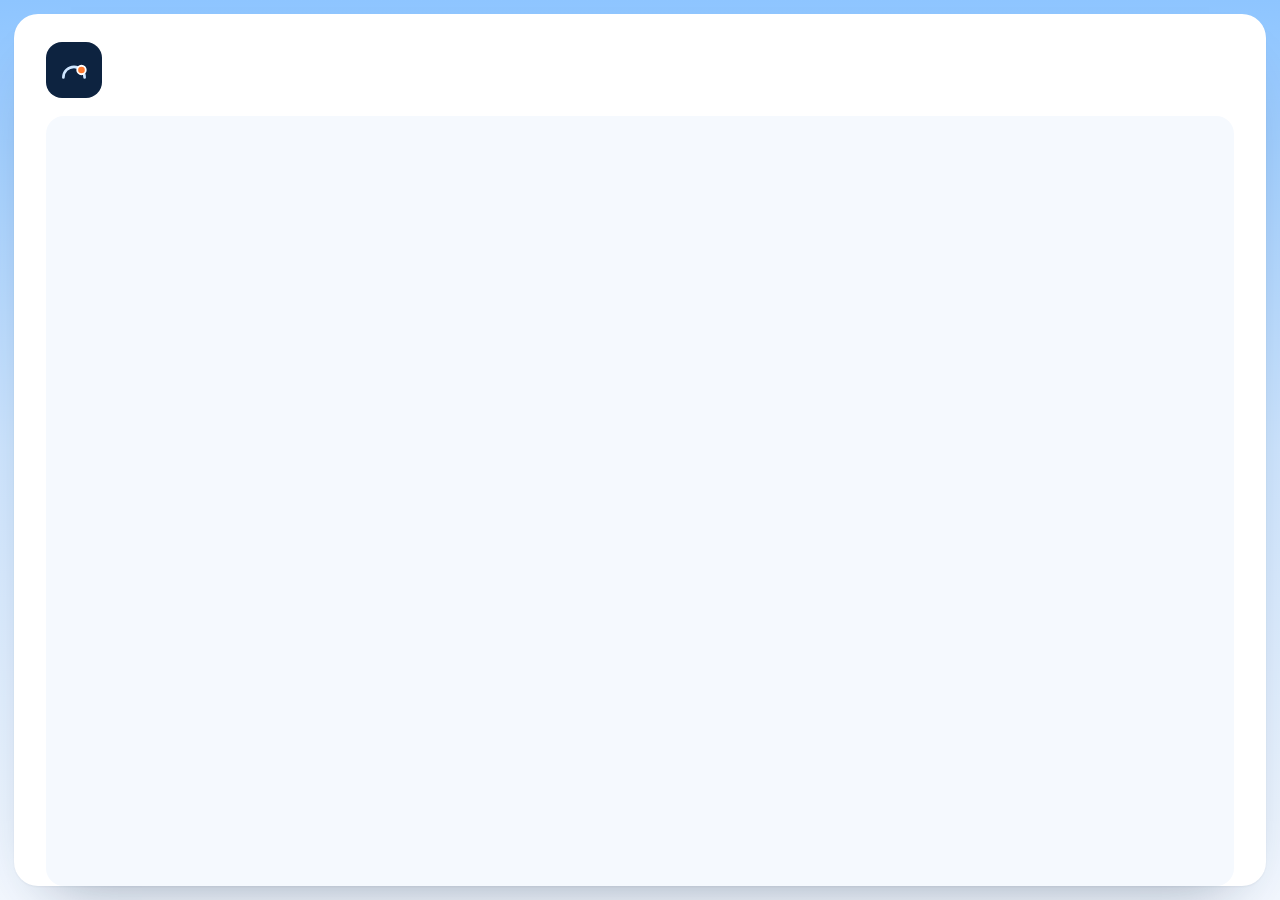
<file: agente/asistente/actualizacion.html>
<!doctype html>
<html lang="es">
<head>
<meta charset="utf-8">
<meta name="viewport" content="width=device-width, initial-scale=1">
<title>Estudio</title>
<link rel="stylesheet" href="https://fonts.googleapis.com/css2?family=Bricolage+Grotesque:opsz,wght@12..96,500..750&family=Figtree:wght@400..700&family=JetBrains+Mono:wght@400;500&display=swap">
<style>
/* Diseño "Jornada" de Estudio */
:root {
  --bg: #F5F9FE; --surface: #FFFFFF; --fg: #0D2340; --fg2: #2A3D57; --muted: #54657B;
  --line: #E3EBF4; --line2: #CBD6E3; --accent: #0D2340; --accent-hover: #17365F; --sun: #FF7A2F;
  --on-accent: #FFFFFF; --danger: #B42318; --ok: #16A34A; --blue: #2563EB;
  --font: "Figtree", "Segoe UI Variable Text", "Segoe UI", system-ui, sans-serif;
  --display: "Bricolage Grotesque", "Segoe UI Variable Display", "Segoe UI", system-ui, sans-serif;
  --mono: "JetBrains Mono", Consolas, ui-monospace, monospace;
  color-scheme: light;
}
* { box-sizing: border-box; }
[hidden] { display: none !important; }
html, body { height: 100%; }
body { margin: 0; background: linear-gradient(180deg, #8EC5FF 0, #CFE6FF 50%, #F3F8FF 100%); color: var(--fg); font-family: var(--font); font-size: 14.5px; line-height: 1.55; }
button { font: inherit; cursor: pointer; }
:focus-visible { outline: 2px solid var(--blue); outline-offset: 2px; }
@media (prefers-reduced-motion: reduce) { * { transition: none !important; } }
.caja { height: 100%; padding: 14px; display: flex; }
.panel { flex: 1; background: var(--surface); border-radius: 24px; box-shadow: 0 1px 2px rgba(13,35,64,.05), 0 30px 60px -36px rgba(13,35,64,.45); display: flex; flex-direction: column; min-height: 0; overflow: hidden; }
.cabecera { padding: 28px 32px 18px; display: flex; gap: 16px; align-items: center; }
.logo { width: 56px; height: 56px; border-radius: 16px; background: var(--accent); display: grid; place-items: center; flex: none; }
.eyebrow { font-family: var(--mono); font-size: 12.5px; font-weight: 500; color: var(--muted); }
h1 { margin: 2px 0 0; font-family: var(--display); font-size: 26px; font-weight: 650; line-height: 1.1; letter-spacing: -.03em; }
.versiones { color: var(--muted); font-size: 13.5px; margin-top: 4px; }
.notas { flex: 1; min-height: 0; overflow: auto; margin: 0 32px; padding: 16px 18px; border-radius: 18px; background: var(--bg); color: var(--fg2); }
.notas h2, .notas h3 { font-family: var(--display); font-size: 16px; font-weight: 650; letter-spacing: -.01em; margin: 14px 0 6px; color: var(--fg); }
.notas h2:first-child, .notas h3:first-child { margin-top: 0; }
.notas ul { margin: 0 0 8px; padding-left: 20px; }
.notas li { margin: 3px 0; }
.notas li::marker { color: var(--sun); }
.notas p { margin: 0 0 8px; }
.notas a { color: var(--blue); }
.notas code { font-family: var(--mono); font-size: 12.5px; }
.progreso { margin: 14px 32px 0; display: flex; flex-direction: column; gap: 6px; font-size: 13px; }
.pista { height: 8px; border-radius: 99px; background: var(--line); overflow: hidden; }
.pista > div { height: 100%; width: 0; background: var(--sun); border-radius: 99px; transition: width .3s; }
#progNum { font-family: var(--mono); }
.pie { padding: 18px 32px 22px; display: flex; gap: 10px; align-items: center; justify-content: flex-end; flex-wrap: wrap; }
.pie .izq { margin-right: auto; }
.btn { height: 44px; padding: 0 22px; border-radius: 999px; border: 0; background: var(--accent); color: var(--on-accent); font-weight: 650; font-size: 15px; box-shadow: 0 8px 18px -10px rgba(13,35,64,.7); }
.btn:hover { background: var(--accent-hover); }
.btn:disabled { opacity: .5; cursor: not-allowed; }
.btn-sec { height: 44px; padding: 0 18px; border-radius: 999px; border: 0; box-shadow: inset 0 0 0 1px var(--line2); background: var(--surface); color: var(--fg); font-weight: 600; }
.btn-texto { height: 44px; padding: 0 14px; border: 0; background: transparent; color: var(--muted); font-weight: 600; border-radius: 999px; }
.btn-texto:hover, .btn-sec:hover { background: #F3F8FF; }
.error { color: var(--danger); }
</style>
</head>
<body>
<div class="caja">
  <main class="panel">
    <div class="cabecera">
      <div class="logo"><svg width="34" height="34" viewBox="0 0 64 64" aria-hidden="true"><path d="M12 46a20 20 0 0 1 40 0" fill="none" stroke="#CFE6FF" stroke-width="5" stroke-linecap="round"/><circle cx="46.1" cy="31.9" r="8" fill="#FF7A2F" stroke="#fff" stroke-width="3.5"/></svg></div>
      <div>
        <div class="eyebrow" id="eyebrow"></div>
        <h1 id="titulo"></h1>
        <div class="versiones" id="versiones"></div>
      </div>
    </div>
    <div class="notas" id="notas" tabindex="0" aria-label="Qué ha cambiado"></div>
    <div class="progreso" id="progreso" hidden>
      <div style="display:flex;justify-content:space-between"><span id="progTxt">Descargando…</span><span id="progNum" style="color:var(--muted)"></span></div>
      <div class="pista" role="progressbar" aria-label="Descarga de la actualización" aria-valuemin="0" aria-valuemax="100" id="progBarra"><div id="progRelleno"></div></div>
    </div>
    <div class="pie" id="pieAviso" hidden>
      <button type="button" class="btn-texto izq" id="btnSaltar">Saltar esta versión</button>
      <button type="button" class="btn-sec" id="btnNo">Ahora no</button>
      <button type="button" class="btn" id="btnSi">Actualizar ahora</button>
    </div>
    <div class="pie" id="pieNovedades" hidden>
      <button type="button" class="btn" id="btnVale">Entendido</button>
    </div>
  </main>
</div>
<script>
"use strict";
const $ = (s) => document.querySelector(s);
let apiLista;
const apiPromesa = new Promise((r) => { apiLista = r; });
window.addEventListener("pywebviewready", () => apiLista(window.pywebview.api));
setTimeout(() => { if (!window.pywebview) apiLista(simulada()); }, 1200);
async function api(n, ...a) { return (await apiPromesa)[n](...a); }
function simulada() {
  let p = { estado: "parado", hecho: 0, total: 9e7 };
  return {
    datos: async () => ({ modo: new URLSearchParams(location.search).get("modo") || "aviso", actual: "1.0.0", version: "1.1.0", fecha: "2026-12-01",
      notas: "## Novedades\n- Aviso de **actualizaciones** con lo que ha cambiado\n- El panel se puede instalar como app al crearlo\n\n## Arreglos\n- El asistente ya no se cuelga al abrir", tamano: 9e7 }),
    actualizar: async () => { p.estado = "descargando"; }, progreso: async () => { if (p.estado === "descargando") { p.hecho += 1.5e7; if (p.hecho >= p.total) p.estado = "instalando"; } return p; },
    ahora_no: async () => {}, saltar: async () => {}, cerrar: async () => {}, abrir_web: async () => {},
  };
}

// Markdown mínimo y seguro (las notas vienen de GitHub): títulos, listas, negrita, enlaces
function esc(t) { return t.replace(/[&<>"']/g, (c) => ({ "&": "&amp;", "<": "&lt;", ">": "&gt;", '"': "&quot;", "'": "&#39;" })[c]); }
function enLinea(t) {
  return esc(t)
    .replace(/\*\*(.+?)\*\*/g, "<strong>$1</strong>")
    .replace(/`([^`]+)`/g, "<code>$1</code>")
    .replace(/\[([^\]]+)\]\((https:\/\/[^)\s]+)\)/g, '<a href="$2" target="_blank" rel="noopener">$1</a>');
}
function markdown(md) {
  const out = []; let lista = false;
  for (let linea of md.replace(/\r/g, "").split("\n")) {
    linea = linea.replace(/ by @[\w-]+ in https:\/\/\S+$/, "");  // notas automáticas de GitHub
    if (/^\*\*Full Changelog\*\*/.test(linea)) continue;
    if (/^---\s*$/.test(linea)) break;  // lo de abajo es el texto de descarga de la página de GitHub
    const li = linea.match(/^\s*[-*]\s+(.*)/);
    if (li) { if (!lista) { out.push("<ul>"); lista = true; } out.push(`<li>${enLinea(li[1])}</li>`); continue; }
    if (lista) { out.push("</ul>"); lista = false; }
    const h = linea.match(/^(#{1,3})\s+(.*)/);
    if (h) out.push(`<h${h[1].length === 1 ? 2 : h[1].length}>${enLinea(h[2])}</h${h[1].length === 1 ? 2 : h[1].length}>`);
    else if (linea.trim()) out.push(`<p>${enLinea(linea)}</p>`);
  }
  if (lista) out.push("</ul>");
  return out.join("");
}
const MB = (b) => (b / 1e6).toLocaleString("es-ES", { maximumFractionDigits: 0 });

(async () => {
  const d = await api("datos");
  $("#notas").innerHTML = markdown(d.notas || "") || "<p>Sin notas para esta versión.</p>";
  if (d.modo === "novedades") {
    $("#eyebrow").textContent = "Actualizado";
    $("#titulo").textContent = `Novedades de la versión ${d.version}`;
    $("#versiones").textContent = "Esto es lo que ha cambiado.";
    $("#pieNovedades").hidden = false;
    $("#btnVale").focus();
  } else {
    $("#eyebrow").textContent = "Actualización disponible";
    $("#titulo").textContent = `Hay una versión nueva: ${d.version}`;
    $("#versiones").textContent = `Tienes la ${d.actual}${d.fecha ? ` · publicada el ${new Date(d.fecha).toLocaleDateString("es-ES", { day: "numeric", month: "long" })}` : ""}. Tus clases y ajustes se conservan.`;
    $("#pieAviso").hidden = false;
    $("#btnSi").focus();
  }
})();

$("#btnVale").onclick = () => api("cerrar");
$("#btnNo").onclick = () => api("ahora_no");
$("#btnSaltar").onclick = () => api("saltar");
$("#btnSi").onclick = async () => {
  $("#btnSi").disabled = true; $("#btnNo").disabled = true; $("#btnSaltar").disabled = true;
  $("#progreso").hidden = false;
  await api("actualizar");
  const t = setInterval(async () => {
    const p = await api("progreso");
    if (p.estado === "descargando") {
      const pct = p.total ? Math.min(100, Math.round((p.hecho / p.total) * 100)) : 0;
      $("#progRelleno").style.width = pct + "%";
      $("#progBarra").setAttribute("aria-valuenow", pct);
      $("#progTxt").textContent = "Descargando la actualización…";
      $("#progNum").textContent = p.total ? `${MB(p.hecho)} de ${MB(p.total)} MB` : "";
    } else if (p.estado === "instalando") {
      clearInterval(t);
      $("#progRelleno").style.width = "100%";
      $("#progTxt").textContent = "Instalando… Estudio se cerrará y se volverá a abrir solo.";
      $("#progNum").textContent = "";
    } else if (p.estado === "error") {
      clearInterval(t);
      $("#progTxt").innerHTML = "";
      const e = document.createElement("span"); e.className = "error"; e.textContent = "No he podido actualizar: " + p.error; $("#progTxt").append(e);
      $("#btnSi").disabled = false; $("#btnNo").disabled = false; $("#btnSaltar").disabled = false;
      $("#btnSi").textContent = "Reintentar";
    }
  }, 400);
};
</script>
</body>
</html>
</file>
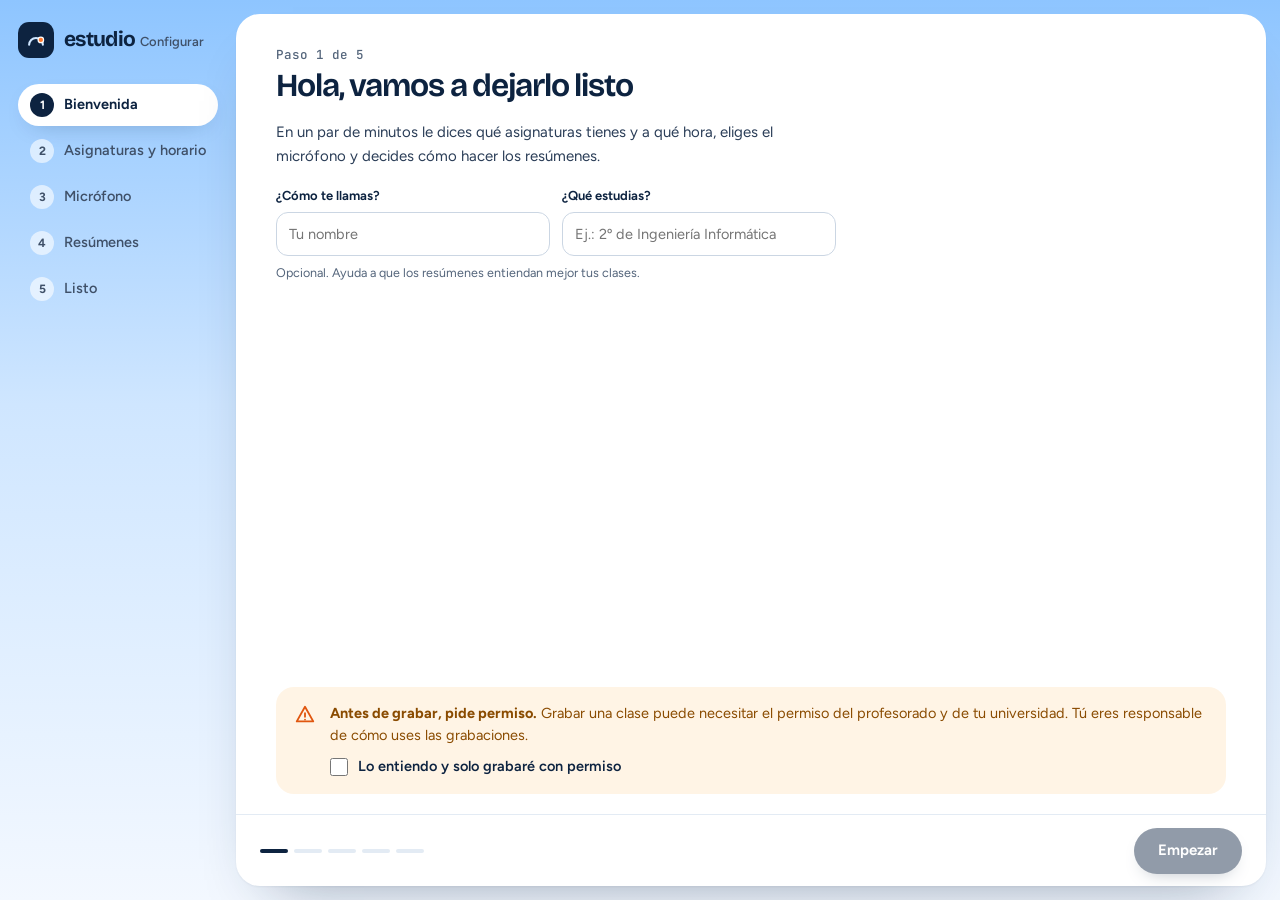
<file: agente/asistente/asistente.html>
<!doctype html>
<html lang="es">
<head>
<meta charset="utf-8">
<meta name="viewport" content="width=device-width, initial-scale=1">
<title>Estudio</title>
<link rel="stylesheet" href="https://fonts.googleapis.com/css2?family=Bricolage+Grotesque:opsz,wght@12..96,500..750&family=Figtree:wght@400..700&family=JetBrains+Mono:wght@400;500&display=swap">
<style>
/* Diseño "Jornada" de Estudio: cielo de día de fondo, tarjeta blanca, tinta azul noche y el sol para lo principal.
   Fuentes de Google si hay internet; si no, Segoe UI. */
:root {
  --bg: #F5F9FE; --surface: #FFFFFF; --fg: #0D2340; --fg2: #2A3D57; --muted: #54657B; --faint: #8796AA;
  --line: #E3EBF4; --line2: #CBD6E3; --accent: #0D2340; --accent-hover: #17365F; --accent-soft: #F3F8FF;
  --accent-tint: #E6F0FF; --accent-ink: #1D4ED8; --sun: #FF7A2F; --ok: #16A34A; --warn-bg: #FFF4E5; --warn-line: #F8DDB4;
  --warn-ink: #8A4B00; --warn-icon: #E0560F; --danger: #B42318; --on-accent: #FFFFFF; --blue: #2563EB;
  --font: "Figtree", "Segoe UI Variable Text", "Segoe UI", system-ui, sans-serif;
  --display: "Bricolage Grotesque", "Segoe UI Variable Display", "Segoe UI", system-ui, sans-serif;
  --mono: "JetBrains Mono", Consolas, ui-monospace, monospace;
  --shadow: 0 1px 2px rgba(13,35,64,.05), 0 30px 60px -36px rgba(13,35,64,.45);
  --ease: cubic-bezier(.2,.8,.2,1);
  color-scheme: light;
}
* { box-sizing: border-box; }
[hidden] { display: none !important; }
html, body { height: 100%; }
body { margin: 0; background: linear-gradient(180deg, #8EC5FF 0, #CFE6FF 45%, #F3F8FF 100%); color: var(--fg); font-family: var(--font); font-size: 14.5px; line-height: 1.5; overflow: hidden; }
button, input, select, textarea { font: inherit; color: inherit; }
button { cursor: pointer; }
:focus-visible { outline: 2px solid var(--blue); outline-offset: 2px; }
@media (prefers-reduced-motion: reduce) { *, *::before, *::after { transition: none !important; animation: none !important; } }

.app { height: 100%; display: flex; }
.lado { width: 236px; flex: none; padding: 22px 18px; display: flex; flex-direction: column; gap: 26px; }
.marca { display: flex; align-items: center; gap: 10px; font-family: var(--display); font-weight: 700; font-size: 21px; letter-spacing: -.03em; }
.marca small { font-family: var(--font); font-weight: 550; font-size: 13px; letter-spacing: 0; color: #3F5068; }
.logo { width: 36px; height: 36px; border-radius: 11px; background: var(--accent); display: grid; place-items: center; flex: none; }
.pasos { list-style: none; margin: 0; padding: 0; display: flex; flex-direction: column; gap: 4px; }
.pasos li { display: flex; align-items: center; gap: 10px; padding: 9px 12px; border-radius: 999px; color: #3F5068; font-weight: 550; }
.pasos .num { width: 24px; height: 24px; border-radius: 50%; background: rgba(255,255,255,.6); display: grid; place-items: center; font-size: 12px; font-weight: 700; flex: none; }
.pasos li.hecho { color: var(--fg); }
.pasos li.hecho .num { background: #E8F7EE; }
.pasos li.actual { background: var(--surface); color: var(--fg); font-weight: 650; box-shadow: 0 8px 24px -14px rgba(13,35,64,.4); }
.pasos li.actual .num { background: var(--accent); color: var(--on-accent); }

.panel { flex: 1; min-width: 0; margin: 14px 14px 14px 0; background: var(--surface); border-radius: 24px; box-shadow: var(--shadow); display: flex; flex-direction: column; overflow: hidden; }
.contenido { flex: 1; min-height: 0; overflow: auto; padding: 32px 40px 20px; display: flex; flex-direction: column; gap: 18px; }
.pie { height: 72px; flex: none; border-top: 1px solid var(--line); display: flex; align-items: center; justify-content: space-between; padding: 0 24px; gap: 12px; }
.pie .der { display: flex; gap: 10px; align-items: center; }
.puntos { display: flex; gap: 6px; }
.puntos i { width: 28px; height: 4px; border-radius: 2px; background: var(--line); transition: background .3s; }
.puntos i.on { background: var(--accent); }

.eyebrow { font-family: var(--mono); font-size: 12.5px; font-weight: 500; color: var(--muted); }
h1 { margin: 4px 0 0; font-family: var(--display); font-size: 32px; font-weight: 650; line-height: 1.05; letter-spacing: -.035em; text-wrap: balance; }
.sub { margin: 8px 0 0; color: var(--muted); font-size: 15px; }
p { margin: 0; }

.btn { height: 46px; padding: 0 24px; border-radius: 999px; border: 0; background: var(--accent); color: var(--on-accent); font-weight: 650; font-size: 15px; box-shadow: 0 8px 18px -10px rgba(13,35,64,.7); transition: transform .12s var(--ease), background .15s; }
.btn:hover { background: var(--accent-hover); }
.btn:active { transform: scale(.97); }
.btn:disabled { opacity: .45; cursor: not-allowed; }
.btn.oscuro { background: var(--accent); color: #fff; height: 42px; font-size: 14px; padding: 0 18px; display: inline-flex; align-items: center; gap: 8px; }
.btn-sec { height: 42px; padding: 0 16px; border-radius: 999px; border: 0; box-shadow: inset 0 0 0 1px var(--line2); background: var(--surface); font-weight: 600; display: inline-flex; align-items: center; gap: 8px; }
.btn-sec:hover { background: var(--accent-soft); }
.btn-texto { height: 44px; padding: 0 16px; border: 0; background: transparent; color: var(--fg2); font-weight: 600; font-size: 15px; border-radius: 999px; }
.btn-texto.acento { color: var(--blue); font-size: 14px; }
.btn-texto:hover { background: var(--accent-soft); }

.campo { display: flex; flex-direction: column; gap: 6px; }
.campo label, .etq { font-size: 13px; font-weight: 650; }
.ayuda { font-size: 12.5px; color: var(--muted); }
input[type=text], input[type=password], input[type=time], select, textarea {
  height: 44px; padding: 0 12px; border-radius: 12px; border: 1px solid var(--line2); background: var(--surface); font-size: 14.5px; }
input:focus, select:focus, textarea:focus { outline: 2px solid var(--blue); outline-offset: 0; border-color: transparent; }
textarea { height: 120px; padding: 10px 12px; resize: vertical; font-family: var(--mono); font-size: 12px; }
input[type=checkbox], input[type=radio] { accent-color: var(--accent); width: 18px; height: 18px; margin: 0; flex: none; }
.fila { display: flex; gap: 10px; align-items: center; }

.aviso { padding: 16px 18px; border-radius: 18px; background: var(--warn-bg); display: flex; gap: 14px; align-items: flex-start; }
.aviso .txt { color: var(--warn-ink); }
.check { display: flex; gap: 10px; align-items: center; font-weight: 600; cursor: pointer; }

/* Horario */
.chips { display: flex; flex-wrap: wrap; gap: 8px; align-items: center; }
.chip { display: inline-flex; align-items: center; gap: 8px; height: 34px; padding: 0 14px; border-radius: 999px; border: 0; font-weight: 600; font-size: 13px; background: color-mix(in srgb, var(--c) 14%, white); color: color-mix(in srgb, var(--c) 65%, #0D2340); }
.chip .pt { width: 10px; height: 10px; border-radius: 5px; background: var(--c); }
.chip.nuevo { box-shadow: inset 0 0 0 1.5px var(--line2); background: var(--surface); color: var(--fg2); }
.semana { flex: 1; min-height: 300px; display: grid; grid-template-columns: 48px repeat(var(--dias), minmax(0, 1fr)); grid-template-rows: 28px 1fr; gap: 0 4px; }
.semana .cab { font-size: 13px; font-weight: 650; color: var(--fg); text-align: center; align-self: center; }
.horas { position: relative; }
.horas span { position: absolute; left: 0; font-family: var(--mono); font-size: 11px; color: var(--muted); transform: translateY(-50%); }
.dia { position: relative; border-radius: 12px; background: repeating-linear-gradient(to bottom, var(--line) 0 1px, transparent 1px var(--h1)); background-color: var(--bg); cursor: copy; }
.bloque { position: absolute; left: 3px; right: 3px; border-radius: 10px; background: color-mix(in srgb, var(--c) 14%, white); color: color-mix(in srgb, var(--c) 70%, #0D2340); box-shadow: inset 0 0 0 1px color-mix(in srgb, var(--c) 30%, white); padding: 5px 8px; overflow: hidden; border: 0; text-align: left; display: flex; flex-direction: column; font-size: 11px; line-height: 1.3; cursor: pointer; }
.bloque:hover { box-shadow: inset 0 0 0 1.5px var(--c); }
.bloque strong { font-size: 12px; font-weight: 700; white-space: nowrap; overflow: hidden; text-overflow: ellipsis; }
.bloque span { white-space: nowrap; overflow: hidden; text-overflow: ellipsis; }

/* Micro */
.medidor { display: flex; align-items: center; gap: 12px; padding: 14px 16px; border-radius: 18px; background: var(--bg); }
.barras { flex: 1; display: flex; gap: 3px; align-items: center; height: 24px; }
.barras i { flex: 1; height: 6px; border-radius: 2px; background: var(--line2); transition: height .08s, background .08s; }
.opciones { display: grid; grid-template-columns: repeat(3, minmax(0, 1fr)); gap: 12px; }
.opcion { display: flex; flex-direction: column; gap: 6px; padding: 14px; border-radius: 18px; box-shadow: inset 0 0 0 1px var(--line2); cursor: pointer; transition: box-shadow .15s, background .15s; }
.opcion:has(input:checked) { box-shadow: inset 0 0 0 2px var(--accent); background: var(--accent-soft); }
.opcion .t { display: flex; align-items: center; gap: 8px; font-weight: 650; }
.opcion .d { font-size: 12.5px; color: var(--muted); line-height: 1.5; }

/* Resúmenes */
.modo { display: flex; gap: 16px; padding: 18px; border-radius: 20px; box-shadow: inset 0 0 0 1px var(--line2); cursor: pointer; transition: box-shadow .15s, background .15s; }
.modo:has(> input:checked) { box-shadow: inset 0 0 0 2px var(--accent); background: var(--accent-soft); }
.modo > input { margin-top: 3px; }
.modo .cuerpo { flex: 1; display: flex; flex-direction: column; gap: 10px; }
.modo .t { font-family: var(--display); font-size: 18px; font-weight: 650; letter-spacing: -.015em; display: flex; align-items: center; gap: 10px; }
.etiqueta { font-family: var(--font); font-size: 12px; font-weight: 650; letter-spacing: 0; color: #14632F; background: #E8F7EE; padding: 2px 9px; border-radius: 999px; }

/* Final */
.final { flex: 1; display: flex; flex-direction: column; align-items: center; justify-content: center; gap: 22px; text-align: center; }
.final .logo { width: 84px; height: 84px; border-radius: 26px; background: var(--accent); }
.proxima { display: flex; align-items: center; gap: 14px; padding: 16px 20px; border-radius: 20px; background: var(--bg); text-align: left; min-width: 420px; }
.proxima .barra { width: 6px; align-self: stretch; border-radius: 3px; background: var(--c, var(--sun)); }

/* Diálogo */
dialog { border: 0; border-radius: 24px; padding: 0; background: var(--surface); color: var(--fg); box-shadow: 0 30px 80px -20px rgba(13,35,64,.5); width: 440px; max-width: calc(100vw - 32px); }
dialog::backdrop { background: rgba(13,35,64,.45); }
dialog form { padding: 24px; display: flex; flex-direction: column; gap: 14px; }
dialog h2 { margin: 0; font-family: var(--display); font-size: 22px; font-weight: 650; letter-spacing: -.02em; }
.colores { display: flex; gap: 8px; flex-wrap: wrap; }
.colores label { width: 30px; height: 30px; border-radius: 50%; background: var(--c); cursor: pointer; display: grid; place-items: center; }
.colores input { position: absolute; opacity: 0; width: 0; height: 0; }
.colores label:has(input:checked) { box-shadow: 0 0 0 2px var(--surface), 0 0 0 4px var(--c); }
.dlg-pie { display: flex; justify-content: space-between; gap: 10px; margin-top: 4px; }
.dlg-pie .der { display: flex; gap: 8px; margin-left: auto; }
.peligro { color: var(--danger); }
.error { color: var(--danger); font-size: 13px; }
.dos { display: grid; grid-template-columns: 1fr 1fr; gap: 12px; }
</style>
</head>
<body>
<div class="app">
  <aside class="lado">
    <div class="marca">
      <div class="logo"><svg width="22" height="22" viewBox="0 0 64 64" aria-hidden="true"><path d="M12 46a20 20 0 0 1 40 0" fill="none" stroke="#CFE6FF" stroke-width="6" stroke-linecap="round"/><circle cx="46.1" cy="31.9" r="8" fill="#FF7A2F" stroke="#fff" stroke-width="3.5"/></svg></div>
      <span>estudio <small>Configurar</small></span>
    </div>
    <ol class="pasos" id="pasos"></ol>
  </aside>

  <main class="panel">
    <div class="contenido" id="contenido">

      <!-- PASO 1 -->
      <section data-paso="1" class="contenido" style="padding:0">
        <div>
          <div class="eyebrow">Paso 1 de 5</div>
          <h1>Hola, vamos a dejarlo listo</h1>
        </div>
        <p style="font-size:15px;line-height:1.6;color:var(--fg2);max-width:540px">En un par de minutos le dices qué asignaturas tienes y a qué hora, eliges el micrófono y decides cómo hacer los resúmenes.</p>
        <div class="dos" style="max-width:560px">
          <div class="campo">
            <label for="nombre">¿Cómo te llamas?</label>
            <input type="text" id="nombre" autocomplete="given-name" placeholder="Tu nombre">
          </div>
          <div class="campo">
            <label for="estudios">¿Qué estudias?</label>
            <input type="text" id="estudios" placeholder="Ej.: 2º de Ingeniería Informática">
          </div>
        </div>
        <span class="ayuda" style="margin-top:-10px">Opcional. Ayuda a que los resúmenes entiendan mejor tus clases.</span>
        <div class="aviso" style="margin-top:auto">
          <svg width="22" height="22" viewBox="0 0 24 24" fill="none" stroke="var(--warn-icon)" stroke-width="2" stroke-linecap="round" stroke-linejoin="round" aria-hidden="true" style="flex:none;margin-top:1px"><path d="M12 3l9 16H3z"/><path d="M12 10v4M12 17h.01"/></svg>
          <div style="display:flex;flex-direction:column;gap:10px">
            <div class="txt"><strong>Antes de grabar, pide permiso.</strong> Grabar una clase puede necesitar el permiso del profesorado y de tu universidad. Tú eres responsable de cómo uses las grabaciones.</div>
            <label class="check"><input type="checkbox" id="permiso"> Lo entiendo y solo grabaré con permiso</label>
          </div>
        </div>
      </section>

      <!-- PASO 2 -->
      <section data-paso="2" class="contenido" style="padding:0" hidden>
        <div class="fila" style="justify-content:space-between;align-items:flex-end">
          <div>
            <div class="eyebrow">Paso 2 de 5</div>
            <h1>Tus asignaturas y tu horario</h1>
          </div>
          <button type="button" class="btn-sec" id="btnCaptura"><svg width="16" height="16" viewBox="0 0 24 24" fill="none" stroke="currentColor" stroke-width="2" stroke-linecap="round" stroke-linejoin="round" aria-hidden="true"><rect x="3" y="5" width="18" height="14" rx="2"/><circle cx="9" cy="11" r="2"/><path d="M21 17l-5-5-8 7"/></svg>Leer de una captura</button>
        </div>
        <div class="chips" id="chips"></div>
        <div class="semana" id="semana"></div>
        <div class="ayuda">Pulsa en un hueco para añadir una clase, o en una clase para cambiarla. Con el horario puesto, Estudio graba solo: empieza 5 minutos antes y sigue 10 minutos después por si el profe se alarga.</div>
      </section>

      <!-- PASO 3 -->
      <section data-paso="3" class="contenido" style="padding:0" hidden>
        <div>
          <div class="eyebrow">Paso 3 de 5</div>
          <h1>Micrófono y calidad</h1>
        </div>
        <div class="campo">
          <label for="mic">Micrófono</label>
          <div class="fila">
            <select id="mic" style="flex:1"></select>
            <button type="button" class="btn-sec" id="btnMics" aria-label="Buscar micrófonos" style="width:40px;padding:0;justify-content:center"><svg width="18" height="18" viewBox="0 0 24 24" fill="none" stroke="currentColor" stroke-width="2" stroke-linecap="round" stroke-linejoin="round" aria-hidden="true"><path d="M21 12a9 9 0 1 1-3-6.7L21 8"/><path d="M21 3v5h-5"/></svg></button>
          </div>
          <div class="medidor" style="margin-top:6px">
            <svg width="20" height="20" viewBox="0 0 24 24" fill="none" stroke="var(--ok)" stroke-width="2" stroke-linecap="round" stroke-linejoin="round" aria-hidden="true"><rect x="9" y="3" width="6" height="11" rx="3"/><path d="M5 11a7 7 0 0 0 14 0M12 18v3"/></svg>
            <div class="barras" id="barras" aria-hidden="true"></div>
            <span id="nivelTxt" style="font-size:13px;font-weight:600;color:var(--muted);min-width:120px;text-align:right">Habla para probar</span>
          </div>
        </div>
        <div class="campo">
          <div class="etq">Calidad de la transcripción</div>
          <div class="opciones">
            <label class="opcion"><span class="t"><input type="radio" name="calidad" value="small">Rápida</span><span class="d">Para portátiles sencillos. Algún error más.</span></label>
            <label class="opcion"><span class="t"><input type="radio" name="calidad" value="auto" checked>Automática</span><span class="d">Elige la mejor que tu ordenador aguanta. Recomendada.</span></label>
            <label class="opcion"><span class="t"><input type="radio" name="calidad" value="large-v3-turbo">Máxima</span><span class="d">La más precisa. Va mejor con gráfica NVIDIA.</span></label>
          </div>
          <div class="ayuda" id="hw"></div>
        </div>
      </section>

      <!-- PASO 4 -->
      <section data-paso="4" class="contenido" style="padding:0" hidden>
        <div>
          <div class="eyebrow">Paso 4 de 5</div>
          <h1>¿Cómo quieres los resúmenes?</h1>
          <p class="sub">Cada clase tendrá un resumen completo, en orden y por temas, y aparte los exámenes, entregas y fechas.</p>
        </div>
        <label class="modo">
          <input type="radio" name="modo" value="cuenta" checked>
          <div class="cuerpo">
            <div class="t">Con mi cuenta de Claude <span class="etiqueta">Recomendado</span></div>
            <div style="font-size:13px;line-height:1.55;color:var(--fg2)">Usa tu suscripción Pro o Max, sin pagar nada más. Crea tu panel "Mis clases" en Claude: ahí ves todas tus clases desde el móvil o cualquier ordenador.</div>
            <div class="fila">
              <button type="button" class="btn oscuro" id="btnPanel">Crear mi panel en Claude<svg width="14" height="14" viewBox="0 0 24 24" fill="none" stroke="currentColor" stroke-width="2.2" stroke-linecap="round" stroke-linejoin="round" aria-hidden="true"><path d="M7 17L17 7M9 7h8v8"/></svg></button>
              <span class="ayuda">Se abre Claude y lo prepara solo</span>
            </div>
            <div class="campo">
              <label for="urlHub" style="font-weight:500;font-size:13px">Cuando te dé el enlace, pégalo aquí (opcional)</label>
              <input type="text" id="urlHub" placeholder="https://claude.ai/artifact/…">
            </div>
          </div>
        </label>
        <label class="modo">
          <input type="radio" name="modo" value="chatgpt">
          <div class="cuerpo">
            <div class="t">Con mi cuenta de ChatGPT <span class="etiqueta">Plus / Pro</span></div>
            <div class="ayuda">Usa tu plan de ChatGPT si es compatible. No necesitas una clave API. Los resúmenes se generan al terminar la clase y se guardan en Estudio.</div>
            <div class="fila">
              <button type="button" class="btn oscuro" id="chatgptConnect" data-oai-siwc-button>Continuar con ChatGPT</button>
              <button type="button" class="btn" id="chatgptAdd" hidden>Otra cuenta</button>
              <button type="button" class="btn" id="chatgptDisconnect" hidden>Desconectar</button>
              <button type="button" class="btn" id="chatgptResume" hidden>Reanudar resúmenes</button>
            </div>
            <div class="campo" id="chatgptAccountsField" hidden>
              <label for="chatgptAccounts">Cuenta de ChatGPT</label>
              <select id="chatgptAccounts"></select>
            </div>
            <div class="campo" id="chatgptModelsField" hidden>
              <label for="chatgptModel">Modelo</label>
              <select id="chatgptModel"></select>
            </div>
            <div class="ayuda" id="chatgptStatus" role="status" aria-live="polite"></div>
            <div class="ayuda"><a href="#" id="chatgptUsage">Gestionar uso y límites en ChatGPT</a></div>
            <div class="aviso"><div class="txt" style="font-size:13px;line-height:1.5">Solo se envía el texto de la clase a ChatGPT, no el audio. Comprueba los permisos de tu universidad. Consulta los límites del plan y desactiva el uso de créditos adicionales en ChatGPT si no los deseas.</div></div>
          </div>
        </label>
        <label class="modo">
          <input type="radio" name="modo" value="clave">
          <div class="cuerpo">
            <div class="t">Con una clave de API o un modelo propio</div>
            <div style="font-size:13px;line-height:1.55;color:var(--muted)">Si no tienes Claude Pro. El resumen se hace solo en tu ordenador al acabar cada clase. Vale Claude, Gemini, ChatGPT o un modelo en tu propio ordenador (Ollama, LM Studio…).</div>
            <div class="fila">
              <select id="proveedor" aria-label="Proveedor"><option value="claude">Claude</option><option value="gemini">Gemini</option><option value="openai">Otro (compatible con OpenAI)</option></select>
              <input type="password" id="clave" aria-label="Clave de API" placeholder="Pega aquí tu clave" style="flex:1" autocomplete="off">
            </div>
            <div id="bloqueOpenai" hidden style="display:flex;flex-direction:column;gap:10px">
              <div class="campo">
                <label for="servicio">Servicio</label>
                <select id="servicio" aria-label="Servicio">
                  <option value="openai">OpenAI (ChatGPT)</option>
                  <option value="ollama">Ollama</option>
                  <option value="lmstudio">LM Studio</option>
                  <option value="llamacpp">llama.cpp</option>
                  <option value="cloudflare">Cloudflare (Gemma 4)</option>
                  <option value="otro">Otro</option>
                </select>
              </div>
              <div class="campo">
                <label for="baseUrl">Dirección del servidor</label>
                <input type="text" id="baseUrl" placeholder="https://api.openai.com/v1" autocomplete="off">
              </div>
              <div class="campo">
                <label for="modeloOpenai">Modelo</label>
                <input type="text" id="modeloOpenai" placeholder="Nombre del modelo" autocomplete="off">
              </div>
              <div class="ayuda" id="servicioAyuda"></div>
            </div>
            <div class="ayuda" id="claveAyuda"></div>
            <div class="aviso" id="avisoPrivacidad" hidden><div class="txt" style="font-size:13px;line-height:1.5">El audio no sale de tu ordenador, pero el texto de cada clase se enviará a este servicio para resumirlo. Comprueba que lo permiten las normas de tu universidad.</div></div>
          </div>
        </label>
        <div class="ayuda">Puedes usar las dos cosas a la vez, o dejarlo para más tarde en Ajustes.</div>
      </section>

      <!-- PASO 5 -->
      <section data-paso="5" class="final" hidden>
        <div class="logo"><svg width="40" height="40" viewBox="0 0 24 24" fill="none" stroke="#FF9A55" stroke-width="2.4" stroke-linecap="round" stroke-linejoin="round" aria-hidden="true"><path d="M20 6L9 17l-5-5"/></svg></div>
        <div>
          <h1 id="tituloFin" style="font-size:34px">Todo listo</h1>
          <p style="margin:10px auto 0;font-size:15px;line-height:1.6;color:var(--fg2);max-width:520px" id="textoFin">Estudio se queda junto al reloj de Windows y empezará a escuchar solo en tu próxima clase.</p>
        </div>
        <div class="proxima" id="proxima">
          <div class="barra"></div>
          <div style="flex:1">
            <div style="font-size:12px;font-weight:600;color:var(--muted);">Próxima clase</div>
            <div id="proxNombre" style="font-size:17px;font-weight:600;margin-top:2px"></div>
            <div id="proxCuando" style="font-size:13px;color:var(--muted);margin-top:2px"></div>
          </div>
          <svg width="22" height="22" viewBox="0 0 24 24" fill="none" stroke="var(--sun)" stroke-width="2" stroke-linecap="round" stroke-linejoin="round" aria-hidden="true"><circle cx="12" cy="12" r="9"/><path d="M12 7v5l3 2"/></svg>
        </div>
        <div class="error" id="errorGuardar" hidden></div>
        <div class="fila" style="gap:12px">
          <button type="button" class="btn-sec" id="btnHub" style="height:46px;padding:0 22px;font-weight:600;font-size:15px">Abrir Mis clases</button>
          <button type="button" class="btn" id="btnFin" style="height:46px">Ir a Estudio</button>
        </div>
      </section>
    </div>

    <div class="pie" id="pie">
      <div>
        <button type="button" class="btn-texto" id="btnAtras" hidden>Atrás</button>
        <div class="puntos" id="puntos" aria-hidden="true"><i></i><i></i><i></i><i></i><i></i></div>
      </div>
      <div class="der">
        <button type="button" class="btn-texto acento" id="btnLuego" hidden>Lo pongo luego</button>
        <button type="button" class="btn" id="btnSig">Empezar</button>
      </div>
    </div>
  </main>
</div>

<!-- Diálogo: asignatura -->
<dialog id="dlgAsig">
  <form method="dialog" id="formAsig">
    <h2 id="dlgAsigTit">Nueva asignatura</h2>
    <div class="campo"><label for="asigNombre">Nombre</label><input type="text" id="asigNombre" required></div>
    <div class="campo"><div class="etq">Color</div><div class="colores" id="asigColores"></div></div>
    <div class="dlg-pie">
      <button type="button" class="btn-texto peligro" id="asigBorrar" hidden>Borrar</button>
      <div class="der"><button type="button" class="btn-texto" value="cancel" data-cerrar>Cancelar</button><button class="btn" value="ok" style="height:40px">Guardar</button></div>
    </div>
  </form>
</dialog>

<!-- Diálogo: clase -->
<dialog id="dlgClase">
  <form method="dialog" id="formClase">
    <h2 id="dlgClaseTit">Añadir clase</h2>
    <div class="campo"><label for="claseAsig">Asignatura</label><select id="claseAsig" required></select></div>
    <div class="campo"><label for="claseDia">Día</label>
      <select id="claseDia"><option value="lunes">Lunes</option><option value="martes">Martes</option><option value="miercoles">Miércoles</option><option value="jueves">Jueves</option><option value="viernes">Viernes</option><option value="sabado">Sábado</option></select></div>
    <div class="dos">
      <div class="campo"><label for="claseIni">Empieza</label><input type="time" id="claseIni" required></div>
      <div class="campo"><label for="claseFin">Acaba</label><input type="time" id="claseFin" required></div>
    </div>
    <div class="campo"><label for="claseAula">Aula (opcional)</label><input type="text" id="claseAula"></div>
    <div class="error" id="claseError" hidden></div>
    <div class="dlg-pie">
      <button type="button" class="btn-texto peligro" id="claseBorrar" hidden>Borrar</button>
      <div class="der"><button type="button" class="btn-texto" data-cerrar>Cancelar</button><button class="btn" value="ok" style="height:40px">Guardar</button></div>
    </div>
  </form>
</dialog>

<!-- Diálogo: leer de una captura -->
<dialog id="dlgCaptura" style="width:520px">
  <form method="dialog" id="formCaptura">
    <h2>Leer el horario de una captura</h2>
    <p style="color:var(--fg2)">1. Abre Claude o ChatGPT con las instrucciones, adjunta la captura de tu horario y envíalo.</p>
    <div class="fila" style="flex-wrap:wrap"><button type="button" class="btn oscuro" id="btnAbrirHorario">Abrir Claude<svg width="14" height="14" viewBox="0 0 24 24" fill="none" stroke="currentColor" stroke-width="2.2" stroke-linecap="round" stroke-linejoin="round" aria-hidden="true"><path d="M7 17L17 7M9 7h8v8"/></svg></button>
    <button type="button" class="btn-sec" id="btnAbrirChatGPT">Abrir ChatGPT ↗</button></div>
    <div class="fila" style="gap:8px;flex-wrap:wrap">
      <span class="ayuda">¿No usas Claude? Copia el mensaje y pégaselo a la IA que quieras (ChatGPT, Gemini…) junto con la captura.</span>
      <button type="button" class="btn-texto acento" id="btnCopiarHorario" style="height:32px">Copiar mensaje</button>
    </div>
    <textarea id="promptManual" readonly hidden aria-label="Mensaje para copiar" style="height:90px"></textarea>
    <p style="color:var(--fg2)">2. Copia lo que te conteste y pégalo aquí.</p>
    <textarea id="capturaTexto" aria-label="Respuesta de la IA" placeholder='{"asignaturas": [...], "horario": [...]}'></textarea>
    <div class="error" id="capturaError" hidden></div>
    <div class="dlg-pie"><div class="der"><button type="button" class="btn-texto" data-cerrar>Cancelar</button><button class="btn" value="ok" style="height:40px">Importar</button></div></div>
  </form>
</dialog>

<script>
"use strict";
const $ = (s) => document.querySelector(s);
const DIAS = ["lunes", "martes", "miercoles", "jueves", "viernes", "sabado"];
const DIAS_CORTO = { lunes: "Lun", martes: "Mar", miercoles: "Mié", jueves: "Jue", viernes: "Vie", sabado: "Sáb" };
const DIAS_LARGO = { lunes: "lunes", martes: "martes", miercoles: "miércoles", jueves: "jueves", viernes: "viernes", sabado: "sábado", domingo: "domingo" };
const NOMBRES_PASOS = ["Bienvenida", "Asignaturas y horario", "Micrófono", "Resúmenes", "Listo"];
const ICONO_OK = '<svg width="12" height="12" viewBox="0 0 24 24" fill="none" stroke="#16A34A" stroke-width="3" stroke-linecap="round" stroke-linejoin="round" aria-hidden="true"><path d="M20 6L9 17l-5-5"/></svg>';

// ---------- puente con Python (pywebview); en un navegador normal usa datos de prueba ----------
let apiLista;
const apiPromesa = new Promise((res) => { apiLista = res; });
window.addEventListener("pywebviewready", () => apiLista(window.pywebview.api));
setTimeout(() => { if (!window.pywebview) apiLista(simulada()); }, 1200);
async function api(nombre, ...args) { const a = await apiPromesa; return a[nombre](...args); }
function simulada() {
  let n = 0;
  return {
    estado_inicial: async () => ({ perfil: {}, asignaturas: [], horario: [], ajustes: { modelo_whisper: "auto", proveedor: "claude", openai_base_url: "", modelo_openai: "" },
      colores: ["#2f5bd3", "#c25a1f", "#0f8a6a", "#8a3fb8", "#b07e00", "#c2366b", "#0e7c8c", "#5a6b1f"],
      hardware: { texto: "Vista previa en el navegador." }, prompt_horario: "Mensaje de ejemplo para la vista previa." }),
    listar_micros: async () => [{ indice: 1, nombre: "Micrófono del portátil", defecto: true }, { indice: 2, nombre: "Auriculares USB", defecto: false }],
    iniciar_medidor: async () => ({ ok: true }), parar_medidor: async () => {},
    nivel: async () => { n += 0.4; return Math.abs(Math.sin(n)) * 0.8; },
    guardar: async (d) => { console.log("guardar", d); return { ok: true }; },
    abrir_claude_horario: async () => {}, abrir_claude_panel: async () => {}, abrir: async () => {},
    chatgpt_status: async () => ({ active: "", connected: false, accounts: [] }),
    chatgpt_sign_in: async () => ({ ok: false, error: "La conexión solo está disponible en la aplicación." }),
    chatgpt_select: async () => ({ ok: false }), chatgpt_sign_out: async () => ({ ok: false }), chatgpt_resume: async () => ({ ok: false }),
    chatgpt_models: async () => ({ ok: false }),
    terminar: async (s) => console.log("terminar", s),
  };
}

// ---------- estado ----------
const E = { paso: 1, asignaturas: [], horario: [], colores: [], micros: [], urlHub: "", promptHorario: "" };

function pintarPasos() {
  $("#pasos").innerHTML = "";
  NOMBRES_PASOS.forEach((nombre, i) => {
    if (E.scheduleOnly && i !== 1) return;
    const li = document.createElement("li");
    const n = i + 1;
    li.className = n < E.paso ? "hecho" : n === E.paso ? "actual" : "";
    li.innerHTML = `<span class="num">${E.scheduleOnly ? 1 : n < E.paso ? ICONO_OK : n}</span>`;
    li.append(nombre);
    if (n === E.paso) li.setAttribute("aria-current", "step");
    $("#pasos").append(li);
  });
  document.querySelectorAll("#puntos i").forEach((p, i) => p.classList.toggle("on", i === E.paso - 1));
}

function irA(paso) {
  if (E.paso === 3 && paso !== 3) api("parar_medidor");
  E.paso = paso;
  document.querySelectorAll("section[data-paso]").forEach((s) => { s.hidden = Number(s.dataset.paso) !== paso; });
  $("#pie").hidden = paso === 5;
  $("#errorGuardar").hidden = true;
  $("#btnAtras").hidden = paso === 1 || paso === 5 || (E.summaryOnly && paso === 4);
  $("#puntos").hidden = paso !== 1;
  $("#btnLuego").hidden = !(paso === 2 || paso === 4);
  $("#btnLuego").textContent = paso === 2 ? "Lo pongo luego" : "Lo hago luego";
  $("#btnSig").textContent = paso === 1 ? "Empezar" : "Siguiente";
  if (E.scheduleOnly) {
    $("#btnAtras").hidden = false; $("#btnAtras").textContent = "Cancelar";
    $("#btnLuego").hidden = true; $("#btnSig").textContent = "Guardar horario";
    document.querySelector('section[data-paso="2"] .eyebrow').textContent = "Editar horario";
  }
  validar();
  pintarPasos();
  if (paso === 2) pintarHorario();
  if (paso === 3) entrarMicro();
  if (paso === 4 && E.chatgptConnected && !$("#chatgptModel").options.length) loadChatGPTModels(E.chatgptSavedModel);
  if (paso === 5) terminarAsistente();
}

function validar() {
  let ok = true;
  if (E.paso === 1) ok = $("#permiso").checked;
  if (E.paso === 4 && E.chatgptBusy) ok = false;
  if (E.paso === 4 && document.querySelector("input[name=modo]:checked").value === "chatgpt") {
    ok = !E.chatgptBusy && E.chatgptConnected && !!$("#chatgptModel").value;
  }
  $("#btnSig").disabled = !ok;
}

// ---------- paso 2: asignaturas y horario ----------
const aMin = (h) => { const [a, b] = String(h).split(":").map(Number); return a * 60 + (b || 0); };
const asig = (id) => E.asignaturas.find((a) => a.id === id);
function idNuevo(nombre) {
  const base = (nombre.normalize("NFD").replace(/[̀-ͯ]/g, "").toLowerCase().match(/[a-z0-9]+/g) || ["asig"])
    .map((w, _i, arr) => arr.length > 1 ? w[0] : w.slice(0, 4)).join("").slice(0, 6) || "asig";
  let id = base, k = 2;
  while (asig(id)) id = base + k++;
  return id;
}
function colorLibre() {
  const usados = new Set(E.asignaturas.map((a) => a.color));
  return E.colores.find((c) => !usados.has(c)) || E.colores[E.asignaturas.length % E.colores.length];
}

function pintarChips() {
  const cont = $("#chips");
  cont.innerHTML = "";
  for (const a of E.asignaturas) {
    const b = document.createElement("button");
    b.type = "button"; b.className = "chip"; b.style.setProperty("--c", a.color);
    b.innerHTML = '<span class="pt"></span>';
    b.append(a.nombre);
    b.onclick = () => abrirAsig(a);
    cont.append(b);
  }
  const nuevo = document.createElement("button");
  nuevo.type = "button"; nuevo.className = "chip nuevo"; nuevo.textContent = "+ Asignatura";
  nuevo.onclick = () => abrirAsig(null);
  cont.append(nuevo);
}

function pintarHorario() {
  pintarChips();
  const sem = $("#semana");
  const dias = E.horario.some((c) => c.dia === "sabado") ? DIAS : DIAS.slice(0, 5);
  let ini = 8 * 60, fin = 21 * 60;
  for (const c of E.horario) { ini = Math.min(ini, Math.floor(aMin(c.inicio) / 60) * 60); fin = Math.max(fin, Math.ceil(aMin(c.fin) / 60) * 60); }
  const total = fin - ini;
  sem.style.setProperty("--dias", dias.length);
  sem.innerHTML = "<div></div>";
  for (const d of dias) { const c = document.createElement("div"); c.className = "cab"; c.textContent = DIAS_CORTO[d]; sem.append(c); }
  const horas = document.createElement("div");
  horas.className = "horas";
  for (let m = ini; m < fin; m += 60) {
    if ((m - ini) % 120) continue;
    const s = document.createElement("span"); s.style.top = `${((m - ini) / total) * 100}%`; s.textContent = `${m / 60}:00`;
    if (m !== ini) horas.append(s); else { s.style.transform = "none"; horas.append(s); }
  }
  sem.append(horas);
  for (const d of dias) {
    const col = document.createElement("div");
    col.className = "dia";
    col.setAttribute("aria-label", `Añadir clase el ${DIAS_LARGO[d]}`);
    col.style.setProperty("--h1", `${(60 / total) * 100}%`);
    col.style.backgroundSize = `100% ${(60 / total) * 100}%`;
    col.onclick = (ev) => {
      if (ev.target !== col) return;
      const r = col.getBoundingClientRect();
      const m = ini + Math.floor(((ev.clientY - r.top) / r.height) * total / 30) * 30;
      abrirClase(null, d, m);
    };
    for (const c of E.horario.filter((x) => x.dia === d)) {
      const a = asig(c.asignatura);
      const b = document.createElement("button");
      b.type = "button"; b.className = "bloque";
      b.style.setProperty("--c", a ? a.color : "#5B6070");
      b.style.top = `${((aMin(c.inicio) - ini) / total) * 100}%`;
      b.style.height = `${((aMin(c.fin) - aMin(c.inicio)) / total) * 100}%`;
      const s = document.createElement("strong"); s.textContent = a ? a.nombre : c.asignatura;
      const t = document.createElement("span"); t.textContent = `${c.inicio} – ${c.fin}${c.aula ? " · " + c.aula : ""}`;
      b.append(s, t);
      b.onclick = () => abrirClase(c);
      col.append(b);
    }
    sem.append(col);
  }
}

let asigEditando = null;
function abrirAsig(a) {
  asigEditando = a;
  $("#dlgAsigTit").textContent = a ? "Asignatura" : "Nueva asignatura";
  $("#asigNombre").value = a ? a.nombre : "";
  $("#asigBorrar").hidden = !a;
  const elegido = a ? a.color : colorLibre();
  $("#asigColores").innerHTML = "";
  E.colores.forEach((c, i) => {
    const l = document.createElement("label");
    l.style.setProperty("--c", c);
    l.innerHTML = `<input type="radio" name="color" value="${c}" aria-label="Color ${i + 1}">`;
    if (c === elegido) l.querySelector("input").checked = true;
    $("#asigColores").append(l);
  });
  $("#dlgAsig").showModal();
}
$("#formAsig").addEventListener("submit", () => {
  const nombre = $("#asigNombre").value.trim();
  if (!nombre) return;
  const color = (document.querySelector('#asigColores input:checked') || {}).value || colorLibre();
  if (asigEditando) Object.assign(asigEditando, { nombre, color });
  else E.asignaturas.push({ id: idNuevo(nombre), nombre, color });
  pintarHorario();
});
$("#asigBorrar").onclick = () => {
  if (!asigEditando) return;
  E.asignaturas = E.asignaturas.filter((a) => a !== asigEditando);
  E.horario = E.horario.filter((c) => c.asignatura !== asigEditando.id);
  $("#dlgAsig").close();
  pintarHorario();
};

let claseEditando = null;
function abrirClase(c, dia, minuto) {
  if (!E.asignaturas.length) { abrirAsig(null); return; }
  claseEditando = c;
  $("#dlgClaseTit").textContent = c ? "Clase" : "Añadir clase";
  const sel = $("#claseAsig");
  sel.innerHTML = "";
  for (const a of E.asignaturas) { const o = document.createElement("option"); o.value = a.id; o.textContent = a.nombre; sel.append(o); }
  const hh = (m) => `${String(Math.floor(m / 60)).padStart(2, "0")}:${String(m % 60).padStart(2, "0")}`;
  sel.value = c ? c.asignatura : E.asignaturas[E.asignaturas.length - 1].id;
  $("#claseDia").value = c ? c.dia : dia;
  $("#claseIni").value = c ? c.inicio : hh(minuto);
  $("#claseFin").value = c ? c.fin : hh(Math.min(minuto + 100, 23 * 60 + 59));
  $("#claseAula").value = c ? (c.aula || "") : "";
  $("#claseBorrar").hidden = !c;
  $("#claseError").hidden = true;
  $("#dlgClase").showModal();
}
$("#formClase").addEventListener("submit", (ev) => {
  const datos = { dia: $("#claseDia").value, inicio: $("#claseIni").value, fin: $("#claseFin").value,
    asignatura: $("#claseAsig").value, aula: $("#claseAula").value.trim() };
  if (aMin(datos.fin) <= aMin(datos.inicio)) {
    ev.preventDefault(); $("#claseError").textContent = "La clase tiene que acabar después de empezar."; $("#claseError").hidden = false; return;
  }
  const choca = E.horario.find((c) => c !== claseEditando && c.dia === datos.dia && aMin(c.inicio) < aMin(datos.fin) && aMin(datos.inicio) < aMin(c.fin));
  if (choca) {
    ev.preventDefault(); $("#claseError").textContent = `Se solapa con ${asig(choca.asignatura)?.nombre || "otra clase"} (${choca.inicio} – ${choca.fin}).`; $("#claseError").hidden = false; return;
  }
  if (claseEditando) Object.assign(claseEditando, datos); else E.horario.push(datos);
  E.horario.sort((a, b) => DIAS.indexOf(a.dia) - DIAS.indexOf(b.dia) || aMin(a.inicio) - aMin(b.inicio));
  pintarHorario();
});
$("#claseBorrar").onclick = () => { E.horario = E.horario.filter((c) => c !== claseEditando); $("#dlgClase").close(); pintarHorario(); };

$("#btnCaptura").onclick = () => { $("#capturaTexto").value = ""; $("#capturaError").hidden = true; $("#promptManual").hidden = true; $("#dlgCaptura").showModal(); };
$("#btnAbrirHorario").onclick = () => api("abrir_claude_horario");
$("#btnAbrirChatGPT").onclick = () => api("open_chatgpt_schedule");
$("#btnCopiarHorario").onclick = async () => {
  const boton = $("#btnCopiarHorario");
  let ok = false;
  try { ok = !!(await api("copiar", E.promptHorario)); } catch (e) { /* not available */ }
  if (!ok) { try { await navigator.clipboard.writeText(E.promptHorario); ok = true; } catch (e) { /* the webview may block it */ } }
  if (!ok) {
    const t = document.createElement("textarea");
    t.value = E.promptHorario; document.body.append(t); t.select();
    try { ok = document.execCommand("copy"); } catch (e) { ok = false; }
    t.remove();
  }
  // Last resort: show the text selected so it can be copied by hand
  $("#promptManual").hidden = ok;
  if (!ok) { $("#promptManual").value = E.promptHorario; $("#promptManual").focus(); $("#promptManual").select(); }
  boton.textContent = ok ? "¡Copiado!" : "Cópialo a mano (Ctrl+C)";
  setTimeout(() => { boton.textContent = "Copiar mensaje"; }, 3000);
};
$("#formCaptura").addEventListener("submit", (ev) => {
  try {
    const txt = $("#capturaTexto").value;
    const json = JSON.parse(txt.slice(txt.indexOf("{"), txt.lastIndexOf("}") + 1));
    const nuevasA = (json.asignaturas || []).filter((a) => a && a.nombre);
    const nuevasH = (json.horario || []).filter((c) => c && c.dia && c.inicio && c.fin && c.asignatura);
    if (!nuevasA.length || !nuevasH.length) throw new Error("vacío");
    const mapa = {};
    for (const a of nuevasA) {
      const existente = E.asignaturas.find((x) => x.nombre.toLowerCase() === String(a.nombre).toLowerCase());
      if (existente) { mapa[a.id] = existente.id; continue; }
      const n = { id: idNuevo(String(a.id || a.nombre)), nombre: String(a.nombre), color: colorLibre() };
      E.asignaturas.push(n); mapa[a.id] = n.id;
    }
    const norm = (d) => String(d).toLowerCase().normalize("NFD").replace(/[̀-ͯ]/g, "");
    const hora = (h) => { const [a, b] = String(h).split(":"); return `${String(Number(a)).padStart(2, "0")}:${String(Number(b) || 0).padStart(2, "0")}`; };
    E.horario = E.horario.concat(nuevasH.filter((c) => DIAS.includes(norm(c.dia)) && mapa[c.asignatura]).map((c) => ({
      dia: norm(c.dia), inicio: hora(c.inicio), fin: hora(c.fin), asignatura: mapa[c.asignatura], aula: String(c.aula || "") })));
    E.horario.sort((a, b) => DIAS.indexOf(a.dia) - DIAS.indexOf(b.dia) || aMin(a.inicio) - aMin(b.inicio));
    pintarHorario();
  } catch (e) {
    ev.preventDefault();
    $("#capturaError").textContent = "No entiendo lo que has pegado. Copia la respuesta entera de la IA, con las llaves { }.";
    $("#capturaError").hidden = false;
  }
});

// ---------- paso 3: micrófono ----------
for (let i = 0; i < 14; i++) $("#barras").append(document.createElement("i"));
let medidor = null, maxNivel = 0;
async function cargarMicros(refrescar) {
  const lista = await api("listar_micros", refrescar);
  const sel = $("#mic");
  sel.innerHTML = '<option value="">' + (E.so === "win32" ? "El de Windows" : "El del sistema") + ' (predeterminado)</option>';
  if (Array.isArray(lista)) for (const m of lista) { const o = document.createElement("option"); o.value = m.nombre; o.textContent = m.nombre; sel.append(o); }
  if (E.microfono && [...sel.options].some((o) => o.value === E.microfono)) sel.value = E.microfono;
}
async function arrancarMedidor() {
  maxNivel = 0;
  const r = await api("iniciar_medidor", $("#mic").value || null);
  if (r && r.error) { $("#nivelTxt").textContent = "No puedo abrir este micro"; $("#nivelTxt").style.color = "var(--danger)"; return; }
  $("#nivelTxt").textContent = "Habla para probar"; $("#nivelTxt").style.color = "var(--muted)";
  clearInterval(medidor);
  medidor = setInterval(async () => {
    if (E.paso !== 3) { clearInterval(medidor); return; }
    const v = await api("nivel");
    maxNivel = Math.max(maxNivel * 0.995, v);
    const barras = $("#barras").children;
    for (let i = 0; i < barras.length; i++) {
      const on = v > i / barras.length;
      barras[i].style.height = `${6 + Math.min(18, i * 1.4)}px`;
      barras[i].style.background = on ? "var(--ok)" : "var(--line2)";
    }
    if (maxNivel > 0.45) { $("#nivelTxt").textContent = "Se te oye bien"; $("#nivelTxt").style.color = "var(--ok)"; }
    else if (maxNivel > 0.2) { $("#nivelTxt").textContent = "Se oye flojo"; $("#nivelTxt").style.color = "var(--warn-icon)"; }
  }, 100);
}
async function entrarMicro() { if (!$("#mic").options.length) await cargarMicros(false); arrancarMedidor(); }
$("#mic").onchange = () => { E.microfono = $("#mic").value; arrancarMedidor(); };
$("#btnMics").onclick = async () => { await api("parar_medidor"); await cargarMicros(true); arrancarMedidor(); };

// ---------- paso 4: resúmenes ----------
$("#btnPanel").onclick = (ev) => { ev.preventDefault(); document.querySelector('input[name=modo][value=cuenta]').checked = true; api("abrir_claude_panel"); };
const AYUDA_CLAVE = {
  claude: 'Consíguela en console.anthropic.com, en "API keys". Se guarda solo en tu ordenador.',
  gemini: 'Consíguela gratis en aistudio.google.com, en "Get API key". Se guarda solo en tu ordenador.',
  openai: "La clave es opcional con modelos en tu ordenador. Se guarda solo en tu ordenador.",
};
const SERVICIOS = {
  openai: { url: "https://api.openai.com/v1", modelo: "" },
  ollama: { url: "http://localhost:11434/v1", modelo: "" },
  lmstudio: { url: "http://localhost:1234/v1", modelo: "" },
  llamacpp: { url: "http://localhost:8080/v1", modelo: "" },
  cloudflare: { url: "https://api.cloudflare.com/client/v4/accounts/TU_ID_DE_CUENTA/ai/v1", modelo: "@cf/google/gemma-4-26b-a4b-it" },
};
const LOCAL_AYUDA = "No hace falta clave. El servidor tiene que estar abierto al acabar la clase. Sube el contexto del modelo (en Ollama, num_ctx; en LM Studio, Context Length): una clase son muchos tokens y, si no caben, se recortan sin avisar.";
const AYUDA_SERVICIO = {
  openai: "Consigue la clave en platform.openai.com, en «API keys». Esta modalidad API se factura aparte. Para usar tu plan, elige la opción de cuenta de ChatGPT. Escribe el nombre del modelo que quieras usar.",
  ollama: LOCAL_AYUDA + " Escribe el nombre del modelo que hayas descargado.",
  lmstudio: LOCAL_AYUDA,
  llamacpp: LOCAL_AYUDA,
  cloudflare: "Cambia TU_ID_DE_CUENTA por el ID de tu cuenta de Cloudflare (lo ves en dash.cloudflare.com, en Workers & Pages, como «Account ID»). Crea la clave en Mi perfil → API Tokens → Create Token, con la plantilla Workers AI (permisos Read y Edit), y pégala aquí; solo se muestra al crearla. El plan gratuito da 10.000 neurons al día, que se reinician a las 00:00 UTC.",
  otro: "Cualquier servicio que acepte el formato de OpenAI (/chat/completions).",
};
function esLocal(url) {
  try { return ["localhost", "127.0.0.1", "[::1]", "0.0.0.0"].includes(new URL(url).hostname); } catch (e) { return false; }
}
function actualizarProveedor() {
  const p = $("#proveedor").value;
  $("#claveAyuda").textContent = AYUDA_CLAVE[p];
  $("#bloqueOpenai").hidden = p !== "openai";
  $("#clave").placeholder = p === "openai" ? "Pega aquí tu clave (opcional con modelos locales)" : "Pega aquí tu clave";
  $("#servicioAyuda").textContent = AYUDA_SERVICIO[$("#servicio").value] || "";
  $("#avisoPrivacidad").hidden = p === "openai" && esLocal($("#baseUrl").value.trim());
}
$("#proveedor").onchange = actualizarProveedor;
$("#baseUrl").addEventListener("input", () => { actualizarProveedor(); marcarClave(); });
$("#modeloOpenai").addEventListener("input", marcarClave);
$("#servicio").onchange = () => {
  const s = SERVICIOS[$("#servicio").value];
  if (s) { $("#baseUrl").value = s.url; $("#modeloOpenai").value = s.modelo; }
  actualizarProveedor();
};
function marcarClave() { document.querySelector('input[name=modo][value=clave]').checked = true; }
function servicioPorUrl(url) {
  const k = Object.keys(SERVICIOS).find((x) => SERVICIOS[x].url === url);
  return k || (url.includes("api.cloudflare.com") ? "cloudflare" : "otro");
}
$("#clave").addEventListener("input", () => { if ($("#clave").value) marcarClave(); });

// ChatGPT uses its own OAuth provider, independent of the API-key provider.
function renderChatGPT(status) {
  E.chatgptConnected = !!status.connected;
  const accounts = $("#chatgptAccounts");
  accounts.replaceChildren();
  for (const account of status.accounts || []) {
    accounts.add(new Option(account.label, account.id));
  }
  accounts.value = status.active || "";
  $("#chatgptAccountsField").hidden = !accounts.options.length;
  $("#chatgptAdd").hidden = !accounts.options.length;
  $("#chatgptDisconnect").hidden = !(status.connected || status.signed_in);
  $("#chatgptResume").hidden = !status.paused;
  E.chatgptPaused = !!status.paused;
  $("#chatgptModelsField").hidden = !status.connected;
  $("#chatgptConnect").textContent = "Continuar con ChatGPT";
  $("#chatgptStatus").textContent = status.connected ? (status.paused ? "Límite alcanzado. Gestiona el uso y reanuda cuando esté disponible." : "Usando tu plan de ChatGPT.") : "Conecta una cuenta y autoriza el uso de su plan.";
  validar();
}
function chatgptBusy(busy) {
  E.chatgptBusy = busy;
  for (const id of ["chatgptConnect", "chatgptAdd", "chatgptDisconnect", "chatgptResume", "chatgptAccounts", "chatgptModel", "btnLuego", "btnAtras"]) $("#" + id).disabled = busy;
  validar();
}
async function loadChatGPTModels(preferred = "") {
  chatgptBusy(true);
  try {
    const result = await api("chatgpt_models");
    if (!result.ok) throw new Error(result.error);
    const select = $("#chatgptModel");
    select.replaceChildren();
    for (const model of result.result) select.add(new Option(model.name, model.id));
    if (Array.from(select.options).some(o => o.value === preferred)) select.value = preferred;
    $("#chatgptStatus").textContent = select.options.length ? (E.chatgptPaused ? "Límite alcanzado. Gestiona el uso y reanuda cuando esté disponible." : "Usando tu plan de ChatGPT. Elige el modelo.") : "No hay modelos disponibles para este plan.";
  } catch (e) {
    $("#chatgptModel").replaceChildren();
    $("#chatgptStatus").textContent = e.message || "No se pudieron cargar los modelos.";
  } finally { chatgptBusy(false); }
}
async function chatgptAction(method, ...args) {
  document.querySelector('input[name=modo][value=chatgpt]').checked = true;
  chatgptBusy(true);
  $("#chatgptStatus").textContent = method === "chatgpt_sign_in" ? "Completa el inicio de sesión en el navegador (hasta 3 minutos)." : "Un momento…";
  try {
    const result = await api(method, ...args);
    if (!result.ok) throw new Error(result.error);
    $("#chatgptModel").replaceChildren();
    renderChatGPT(result.result);
    if (result.result.first_use) alert("Estás usando tu plan de ChatGPT. Las peticiones compatibles de Estudio consumirán sus límites. Puedes gestionar el uso y los créditos desde los ajustes de ChatGPT.");
    if (result.result.warning) $("#chatgptStatus").textContent = result.result.warning;
    if (result.result.connected) await loadChatGPTModels();
  } catch (e) {
    $("#chatgptStatus").textContent = e.message || "No se pudo completar la operación.";
  } finally { chatgptBusy(false); }
}
$("#chatgptConnect").onclick = e => { e.preventDefault(); chatgptAction("chatgpt_sign_in", $("#chatgptAccounts").value); };
$("#chatgptAdd").onclick = e => { e.preventDefault(); chatgptAction("chatgpt_sign_in", ""); };
$("#chatgptResume").onclick = e => { e.preventDefault(); chatgptAction("chatgpt_resume"); };
$("#chatgptDisconnect").onclick = e => { e.preventDefault(); chatgptAction("chatgpt_sign_out"); };
$("#chatgptAccounts").onchange = () => chatgptAction("chatgpt_select", $("#chatgptAccounts").value);
$("#chatgptModel").onchange = validar;
$("#chatgptUsage").onclick = e => { e.preventDefault(); api("abrir", "https://chatgpt.com/settings/usage"); };
document.querySelectorAll("input[name=modo]").forEach(radio => radio.addEventListener("change", validar));

// ---------- paso 5 ----------
function proximaClase() {
  if (!E.horario.length) return null;
  const ahora = new Date();
  const orden = ["domingo", "lunes", "martes", "miercoles", "jueves", "viernes", "sabado"];
  for (let k = 0; k < 8; k++) {
    const f = new Date(ahora); f.setDate(ahora.getDate() + k);
    const dia = orden[f.getDay()];
    const mins = ahora.getHours() * 60 + ahora.getMinutes();
    const hoy = E.horario.filter((c) => c.dia === dia && (k > 0 || aMin(c.inicio) > mins)).sort((a, b) => aMin(a.inicio) - aMin(b.inicio));
    if (hoy.length) return { c: hoy[0], k, dia };
  }
  return null;
}
async function terminarAsistente() {
  const nombre = $("#nombre").value.trim();
  $("#tituloFin").textContent = nombre ? `Todo listo, ${nombre}` : "Todo listo";
  const p = proximaClase();
  if (p) {
    const a = asig(p.c.asignatura);
    $("#proxima").hidden = false;
    $("#proxima").style.setProperty("--c", a ? a.color : "var(--accent)");
    $("#proxNombre").textContent = a ? a.nombre : p.c.asignatura;
    const cuando = p.k === 0 ? "Hoy" : p.k === 1 ? `Mañana, ${DIAS_LARGO[p.dia]},` : `El ${DIAS_LARGO[p.dia]}`;
    $("#proxCuando").textContent = `${cuando} a las ${p.c.inicio}${p.c.aula ? " · Aula " + p.c.aula : ""}`;
  } else {
    $("#proxima").hidden = true;
  }
  const modo = document.querySelector("input[name=modo]:checked").value;
  E.urlHub = $("#urlHub").value.trim();
  $("#btnHub").hidden = !E.urlHub || modo === "chatgpt";
  $("#btnFin").disabled = true;
  $("#btnHub").disabled = true;
  const r = await api("guardar", {
    nombre, estudios: $("#estudios").value.trim(), permiso: $("#permiso").checked,
    asignaturas: E.asignaturas, horario: E.horario,
    microfono: $("#mic").value || null,
    modelo_whisper: document.querySelector("input[name=calidad]:checked").value,
    proveedor: modo === "chatgpt" ? "chatgpt" : modo === "clave" ? $("#proveedor").value : null,
    modelo_chatgpt: modo === "chatgpt" ? $("#chatgptModel").value : "",
    skip_chatgpt: !!E.skipChatGPT,
    clave: modo === "clave" ? $("#clave").value : "",
    base_url: modo === "clave" ? $("#baseUrl").value.trim() : "",
    modelo_openai: modo === "clave" ? $("#modeloOpenai").value.trim() : "",
    url_hub: E.urlHub,
  });
  if (r && r.ok) { $("#btnFin").disabled = false; $("#btnHub").disabled = false; }
  else { $("#errorGuardar").textContent = "No he podido guardar la configuración: " + ((r && r.error) || "error desconocido"); $("#errorGuardar").hidden = false; $("#btnAtras").hidden = false; $("#pie").hidden = false; }
}
$("#btnFin").onclick = () => api("terminar", "agente");
$("#btnHub").onclick = () => { if (E.urlHub.startsWith("https://")) api("abrir", E.urlHub); api("terminar", "agente"); };

// ---------- navegación ----------
$("#btnSig").onclick = async () => {
  if (E.scheduleOnly) {
    $("#btnSig").disabled = true;
    try {
      const result = await api("guardar", {asignaturas: E.asignaturas, horario: E.horario});
      if (!result?.ok) throw new Error(result?.error || "No se pudo guardar el horario.");
      await api("terminar", "agente");
    } catch (e) { alert(e.message || "No se pudo guardar el horario."); $("#btnSig").disabled = false; }
    return;
  }
  E.skipChatGPT = false; irA(E.paso + 1);
};
$("#btnLuego").onclick = () => { E.skipChatGPT = E.paso === 4 && document.querySelector("input[name=modo]:checked").value === "chatgpt"; irA(E.paso + 1); };
$("#btnAtras").onclick = () => E.scheduleOnly ? api("terminar", "agente") : irA(E.paso - 1);
$("#permiso").onchange = validar;
document.querySelectorAll("[data-cerrar]").forEach((b) => { b.onclick = () => b.closest("dialog").close(); });

// ---------- arranque ----------
(async () => {
  const s = await api("estado_inicial");
  E.asignaturas = s.asignaturas || [];
  E.horario = s.horario || [];
  E.colores = s.colores || [];
  E.promptHorario = s.prompt_horario || "";
  E.microfono = s.ajustes.microfono || "";
  E.so = s.so || "win32";
  E.summaryOnly = !!s.summary_only;
  E.scheduleOnly = !!s.schedule_only;
  $("#permiso").checked = !!s.ajustes.permiso_grabar;
  if (E.so !== "win32") $("#textoFin").textContent = "Estudio se queda abierto en segundo plano y empezará a escuchar solo en tu próxima clase.";
  $("#nombre").value = (s.perfil && s.perfil.nombre) || "";
  $("#estudios").value = (s.perfil && s.perfil.estudios) || "";
  $("#hw").textContent = s.hardware.texto || "";
  const cal = document.querySelector(`input[name=calidad][value="${s.ajustes.modelo_whisper}"]`);
  if (cal) cal.checked = true;
  $("#proveedor").value = s.ajustes.proveedor === "chatgpt" ? "claude" : s.ajustes.proveedor || "claude";
  $("#baseUrl").value = s.ajustes.openai_base_url || SERVICIOS.openai.url;
  $("#modeloOpenai").value = s.ajustes.modelo_openai || "";
  $("#servicio").value = servicioPorUrl($("#baseUrl").value);
  $("#proveedor").onchange();
  if (s.ajustes.url_hub) $("#urlHub").value = s.ajustes.url_hub;
  if (s.ajustes.resumen_en_pc || s.ajustes.tiene_clave) { document.querySelector('input[name=modo][value=clave]').checked = true; }
  E.chatgptSavedModel = s.ajustes.modelo_chatgpt || "";
  renderChatGPT(s.ajustes.chatgpt || { accounts: [], connected: false });
  if (s.ajustes.proveedor === "chatgpt") document.querySelector('input[name=modo][value=chatgpt]').checked = true;
  if (s.ajustes.tiene_clave) $("#clave").placeholder = "Ya tienes una clave guardada (déjalo vacío para mantenerla)";
  irA(E.scheduleOnly ? 2 : E.summaryOnly ? 4 : 1);
  if (s.prueba) { irA(2); irA(3); await api("parar_medidor"); api("terminar", "prueba"); }
})();
</script>
</body>
</html>
</file>
